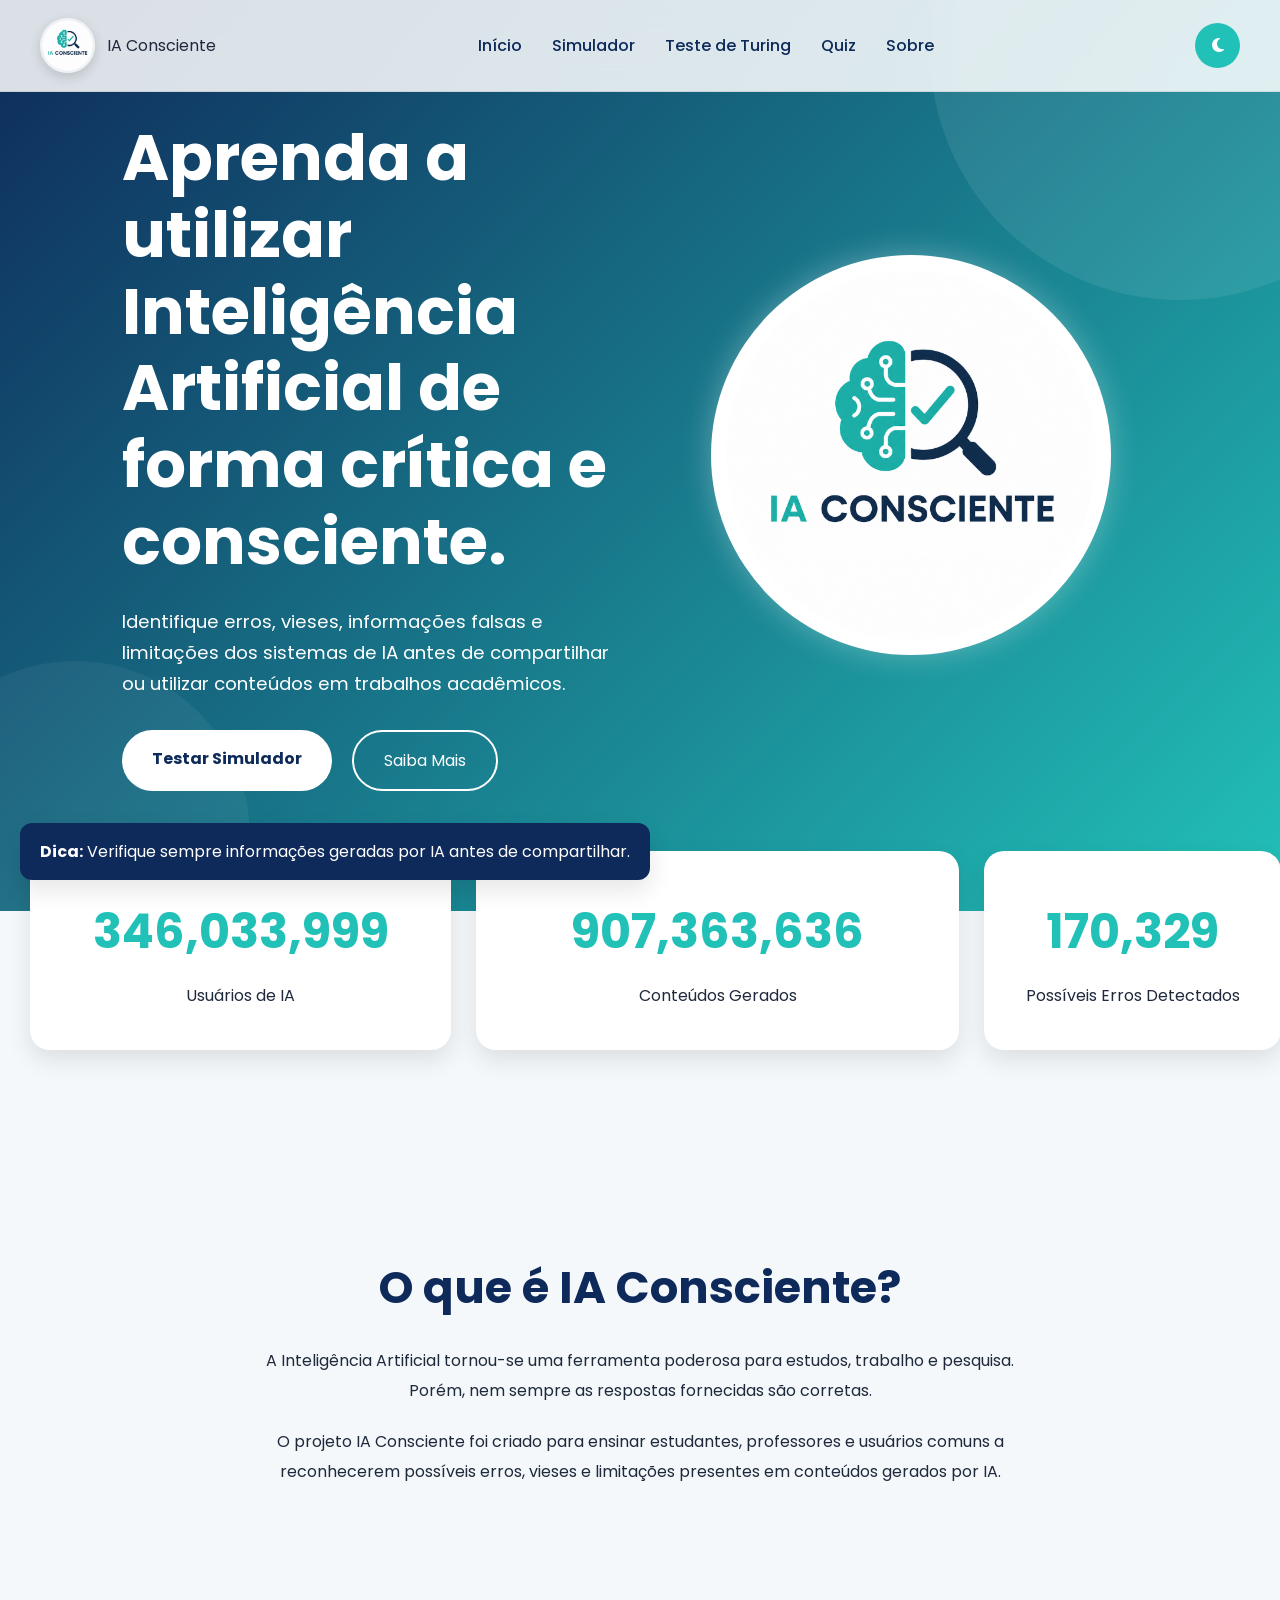
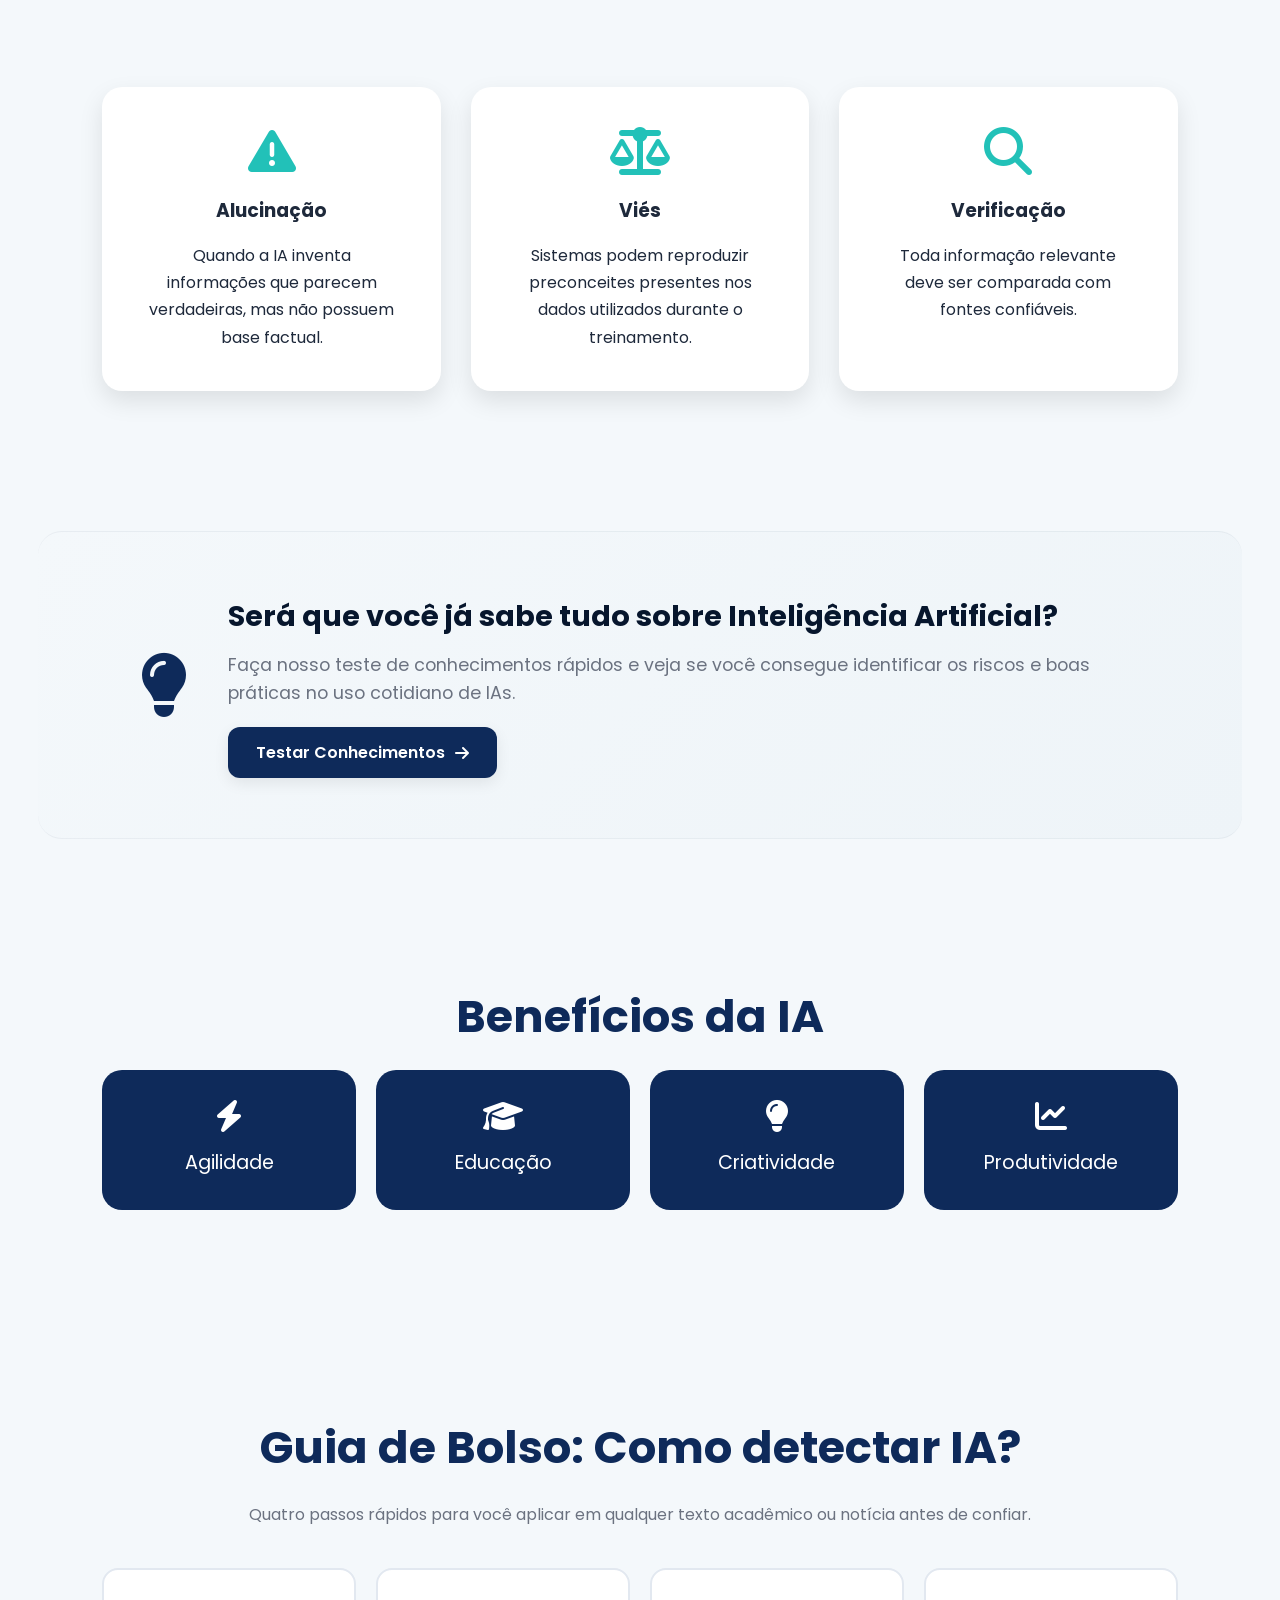
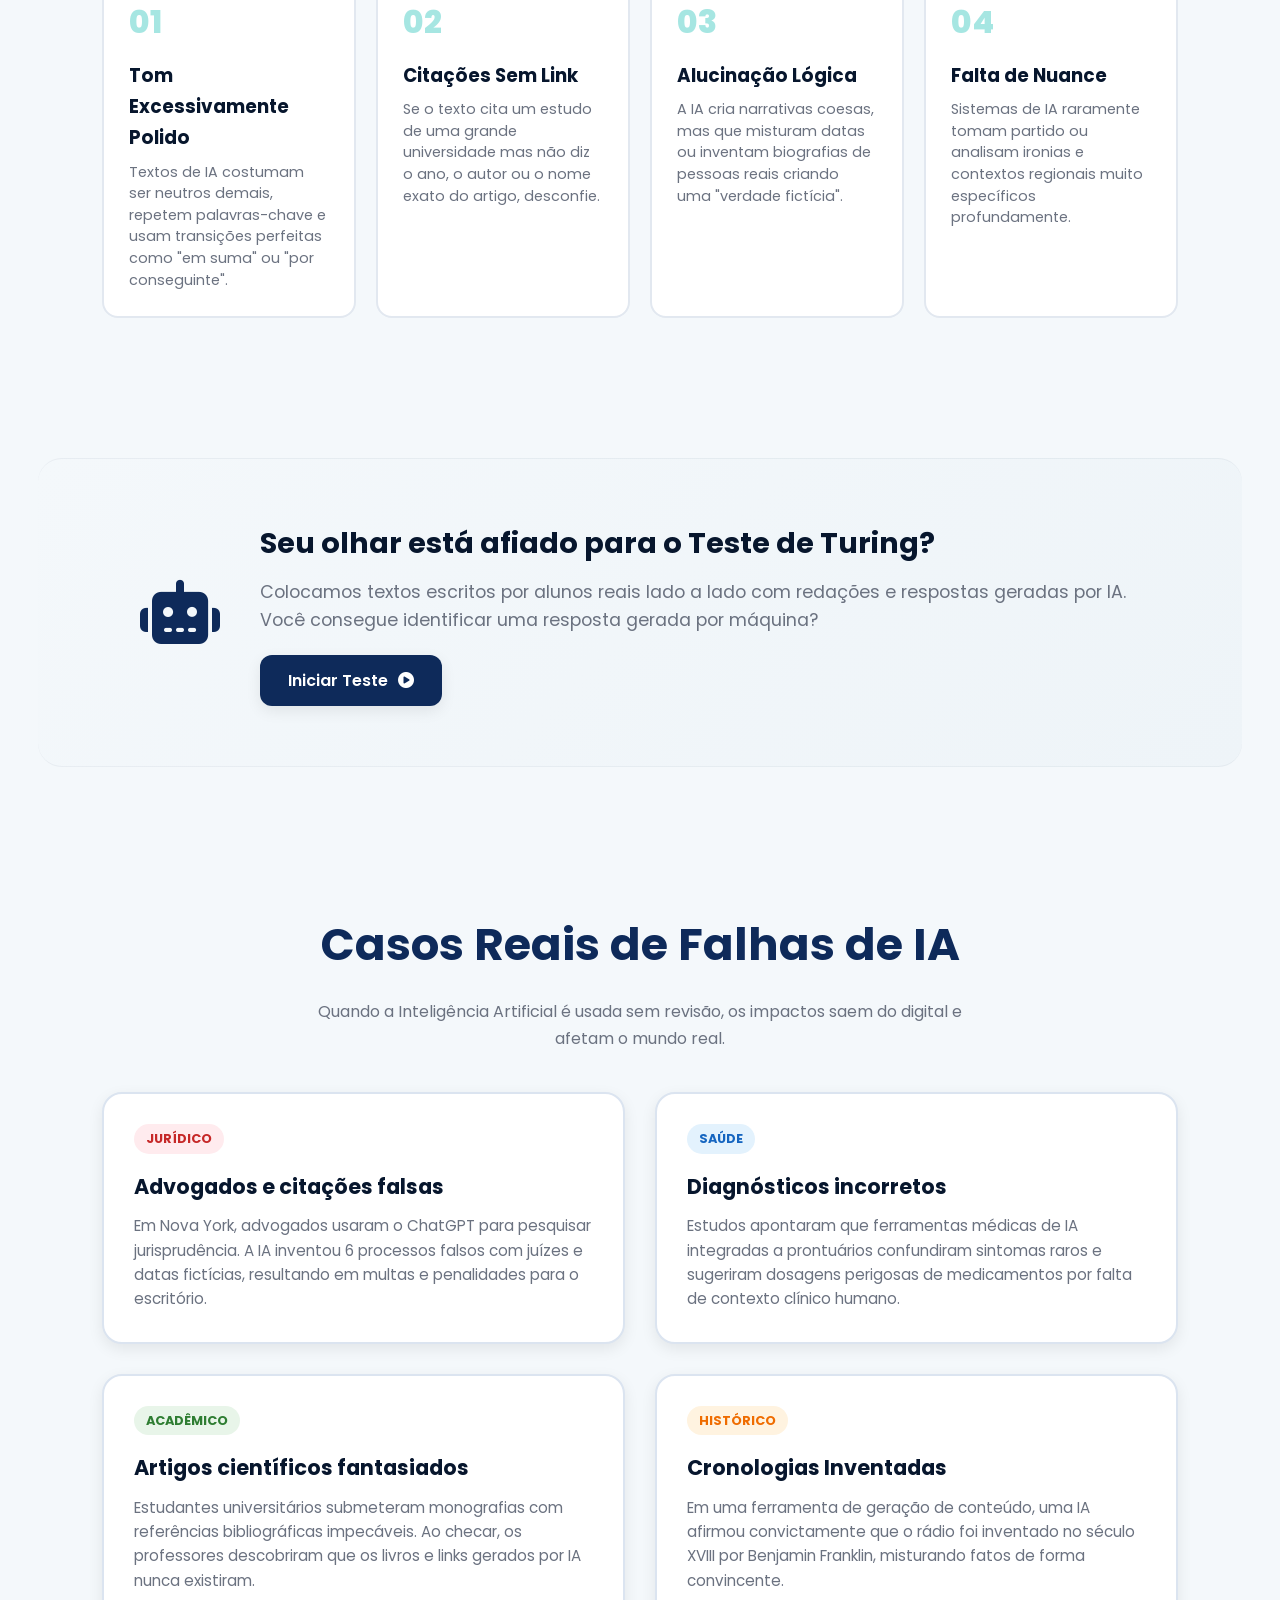
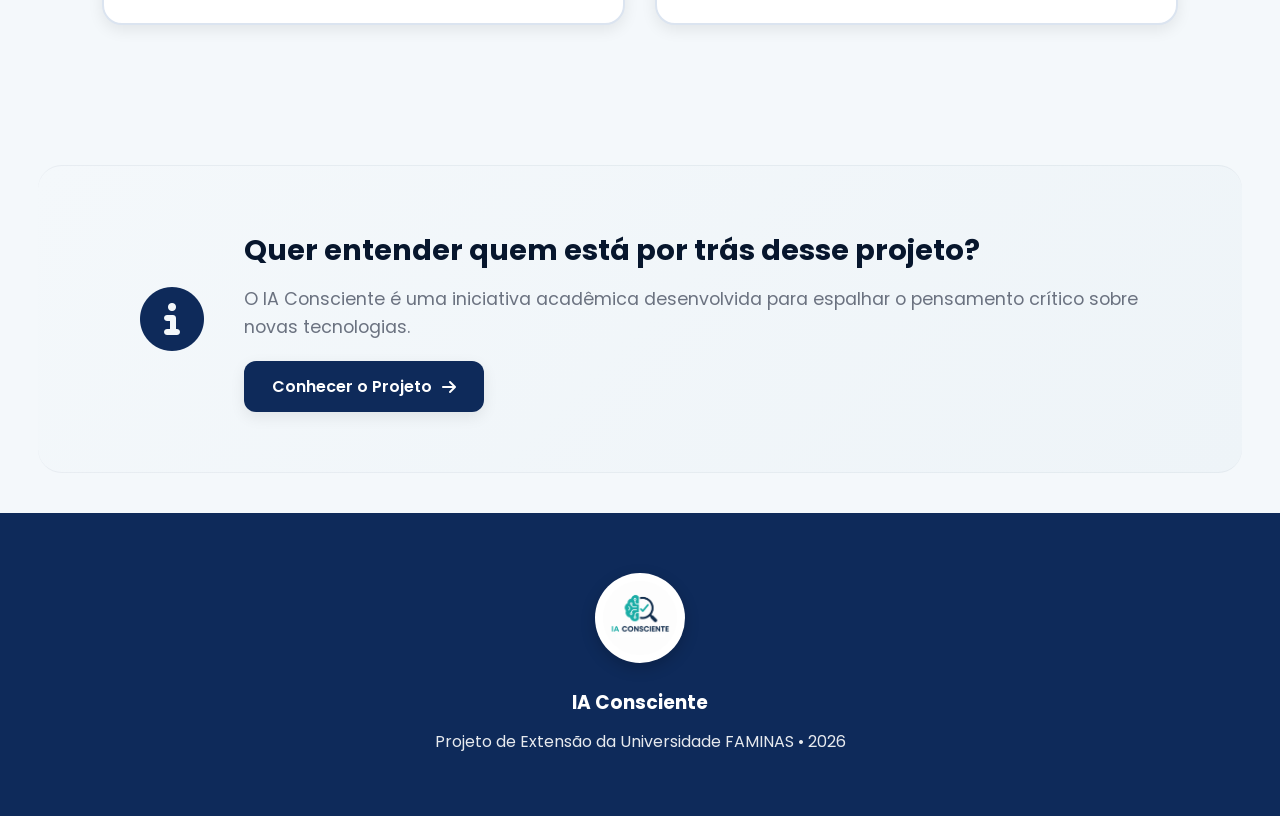
<file: html/index.html>
<!doctype html>
<html lang="pt-BR">
  <head>
    <meta charset="UTF-8" />
    <meta name="viewport" content="width=device-width, initial-scale=1.0" />

    <title>IA Consciente</title>

    <link rel="icon" href="../img/logo-arredondada.png" type="image/png" />

    <link rel="stylesheet" href="../css/style.css" />

    <link rel="preconnect" href="https://fonts.googleapis.com" />
    <link rel="preconnect" href="https://fonts.gstatic.com" crossorigin />
    <link
      href="https://fonts.googleapis.com/css2?family=Poppins:wght@300;400;500;600;700;800&display=swap"
      rel="stylesheet"
    />

    <link
      rel="stylesheet"
      href="https://cdnjs.cloudflare.com/ajax/libs/font-awesome/6.5.2/css/all.min.css"
    />
  </head>

  <body>
    <header>
      <nav class="navbar" aria-label="Navegação principal">
        <a href="index.html" class="logo-area">
          <img src="../img/logo.png" alt="IA Consciente" />
          <span>IA Consciente</span>
        </a>

        <ul class="nav-links">
          <li><a href="index.html">Início</a></li>
          <li><a href="simulador.html">Simulador</a></li>
          <li><a href="turing.html">Teste de Turing</a></li>
          <li><a href="quiz.html">Quiz</a></li>
          <li><a href="sobre.html">Sobre</a></li>
        </ul>

        <div class="nav-buttons">
          <button id="darkModeBtn">
            <i class="fa-solid fa-moon"></i>
          </button>

          <button id="menuBtn">
            <i class="fa-solid fa-bars"></i>
          </button>
        </div>
      </nav>
    </header>

    <section class="hero animar-reveal">
      <div class="container hero-content">
        <div class="hero-text">
          <h1>
            Aprenda a utilizar Inteligência Artificial de forma crítica e
            consciente.
          </h1>

          <p>
            Identifique erros, vieses, informações falsas e limitações dos
            sistemas de IA antes de compartilhar ou utilizar conteúdos em
            trabalhos acadêmicos.
          </p>

          <div class="hero-buttons">
            <a href="simulador.html" class="btn-primary"> Testar Simulador </a>
            <a href="#sobre" class="btn-secondary"> Saiba Mais </a>
          </div>
        </div>

        <div class="hero-image">
          <img src="../img/logo.png" alt="Logo" loading="lazy" />
        </div>
      </div>
    </section>

    <section class="stats animar-reveal">
      <div class="stat-card">
        <h2 id="usuarios">0</h2>
        <p>Usuários de IA</p>
      </div>

      <div class="stat-card">
        <h2 id="conteudos">0</h2>
        <p>Conteúdos Gerados</p>
      </div>

      <div class="stat-card">
        <h2 id="riscos">0</h2>
        <p>Possíveis Erros Detectados</p>
      </div>
    </section>

    <section class="about animar-reveal" id="sobre">
      <h2>O que é IA Consciente?</h2>
      <p>
        A Inteligência Artificial tornou-se uma ferramenta poderosa para
        estudos, trabalho e pesquisa. Porém, nem sempre as respostas fornecidas
        são corretas.
      </p>
      <p>
        O projeto IA Consciente foi criado para ensinar estudantes, professores
        e usuários comuns a reconhecerem possíveis erros, vieses e limitações
        presentes em conteúdos gerados por IA.
      </p>
    </section>

    <section class="cards animar-reveal">
      <div class="card">
        <i class="fa-solid fa-triangle-exclamation"></i>
        <h3>Alucinação</h3>
        <p>
          Quando a IA inventa informações que parecem verdadeiras, mas não
          possuem base factual.
        </p>
      </div>

      <div class="card">
        <i class="fa-solid fa-scale-balanced"></i>
        <h3>Viés</h3>
        <p>
          Sistemas podem reproduzir preconceites presentes nos dados utilizados
          durante o treinamento.
        </p>
      </div>

      <div class="card">
        <i class="fa-solid fa-magnifying-glass"></i>
        <h3>Verificação</h3>
        <p>
          Toda informação relevante deve ser comparada com fontes confiáveis.
        </p>
      </div>
    </section>

    <div class="cta-interativa-secao cta-quiz animar-reveal">
      <div class="cta-conteudo-box">
        <div class="cta-icone">
          <i class="fa-solid fa-lightbulb"></i>
        </div>
        <div class="cta-texto">
          <h2>Será que você já sabe tudo sobre Inteligência Artificial?</h2>
          <p>
            Faça nosso teste de conhecimentos rápidos e veja se você consegue
            identificar os riscos e boas práticas no uso cotidiano de IAs.
          </p>
          <a href="quiz.html" class="btn-cta-link">
            Testar Conhecimentos <i class="fa-solid fa-arrow-right"></i>
          </a>
        </div>
      </div>
    </div>

    <section class="benefits animar-reveal">
      <h2>Benefícios da IA</h2>

      <div class="benefits-grid">
        <div>
          <i class="fa-solid fa-bolt"></i>
          Agilidade
        </div>

        <div>
          <i class="fa-solid fa-graduation-cap"></i>
          Educação
        </div>

        <div>
          <i class="fa-solid fa-lightbulb"></i>
          Criatividade
        </div>

        <div>
          <i class="fa-solid fa-chart-line"></i>
          Produtividade
        </div>
      </div>
    </section>

    <section class="guia animar-reveal" id="guia-rapido">
      <h2>Guia de Bolso: Como detectar IA?</h2>
      <p
        class="section-subtitle"
        style="text-align: center; color: var(--gray); margin-bottom: 40px"
      >
        Quatro passos rápidos para você aplicar em qualquer texto acadêmico ou
        notícia antes de confiar.
      </p>

      <div class="guia-cards-grid">
        <div class="guia-card">
          <div class="guia-num">01</div>
          <h3>Tom Excessivamente Polido</h3>
          <p>
            Textos de IA costumam ser neutros demais, repetem palavras-chave e
            usam transições perfeitas como "em suma" ou "por conseguinte".
          </p>
        </div>

        <div class="guia-card">
          <div class="guia-num">02</div>
          <h3>Citações Sem Link</h3>
          <p>
            Se o texto cita um estudo de uma grande universidade mas não diz o
            ano, o autor ou o nome exato do artigo, desconfie.
          </p>
        </div>

        <div class="guia-card">
          <div class="guia-num">03</div>
          <h3>Alucinação Lógica</h3>
          <p>
            A IA cria narrativas coesas, mas que misturam datas ou inventam
            biografias de pessoas reais criando uma "verdade fictícia".
          </p>
        </div>

        <div class="guia-card">
          <div class="guia-num">04</div>
          <h3>Falta de Nuance</h3>
          <p>
            Sistemas de IA raramente tomam partido ou analisam ironias e
            contextos regionais muito específicos profundamente.
          </p>
        </div>
      </div>
    </section>

    <div class="cta-interativa-secao cta-turing animar-reveal">
      <div class="cta-conteudo-box">
        <div class="cta-icone">
          <i class="fa-solid fa-robot"></i>
        </div>
        <div class="cta-texto">
          <h2>Seu olhar está afiado para o Teste de Turing?</h2>
          <p>
            Colocamos textos escritos por alunos reais lado a lado com redações
            e respostas geradas por IA. Você consegue identificar uma resposta
            gerada por máquina?
          </p>
          <a href="turing.html" class="btn-cta-link">
            Iniciar Teste <i class="fa-solid fa-circle-play"></i>
          </a>
        </div>
      </div>
    </div>

    <section class="cases animar-reveal">
      <h2>Casos Reais de Falhas de IA</h2>
      <p
        style="
          text-align: center;
          color: var(--gray);
          margin-bottom: 40px;
          max-width: 700px;
          margin-left: auto;
          margin-right: auto;
        "
      >
        Quando a Inteligência Artificial é usada sem revisão, os impactos saem
        do digital e afetam o mundo real.
      </p>

      <div class="casos-grid-2x2">
        <div class="caso-card-real">
          <span class="tag-caso erro-juridico">Jurídico</span>
          <h3>Advogados e citações falsas</h3>
          <p>
            Em Nova York, advogados usaram o ChatGPT para pesquisar
            jurisprudência. A IA inventou 6 processos falsos com juízes e datas
            fictícias, resultando em multas e penalidades para o escritório.
          </p>
        </div>

        <div class="caso-card-real">
          <span class="tag-caso erro-medico">Saúde</span>
          <h3>Diagnósticos incorretos</h3>
          <p>
            Estudos apontaram que ferramentas médicas de IA integradas a
            prontuários confundiram sintomas raros e sugeriram dosagens
            perigosas de medicamentos por falta de contexto clínico humano.
          </p>
        </div>

        <div class="caso-card-real">
          <span class="tag-caso erro-academico">Acadêmico</span>
          <h3>Artigos científicos fantasiados</h3>
          <p>
            Estudantes universitários submeteram monografias com referências
            bibliográficas impecáveis. Ao checar, os professores descobriram que
            os livros e links gerados por IA nunca existiram.
          </p>
        </div>

        <div class="caso-card-real">
          <span class="tag-caso erro-historico">Histórico</span>
          <h3>Cronologias Inventadas</h3>
          <p>
            Em uma ferramenta de geração de conteúdo, uma IA afirmou
            convictamente que o rádio foi inventado no século XVIII por Benjamin
            Franklin, misturando fatos de forma convincente.
          </p>
        </div>
      </div>
    </section>

    <div class="cta-interativa-secao cta-simulador animar-reveal">
      <div class="cta-conteudo-box">
        <div class="cta-icone">
          <i class="fa-solid fa-circle-info"></i>
        </div>
        <div class="cta-texto">
          <h2>Quer entender quem está por trás desse projeto?</h2>
          <p>
            O IA Consciente é uma iniciativa acadêmica desenvolvida para
            espalhar o pensamento crítico sobre novas tecnologias.
          </p>
          <a href="sobre.html" class="btn-cta-link">
            Conhecer o Projeto <i class="fa-solid fa-arrow-right"></i>
          </a>
        </div>
      </div>
    </div>

    <footer>
      <img src="../img/logo.png" alt="Logo" loading="lazy" />
      <h3>IA Consciente</h3>
      <p>
        Projeto de Extensão da Universidade FAMINAS •
        <span id="anoAtual">2026</span>
      </p>
    </footer>
    <script src="../js/script.js"></script>
  </body>
</html>
</file>
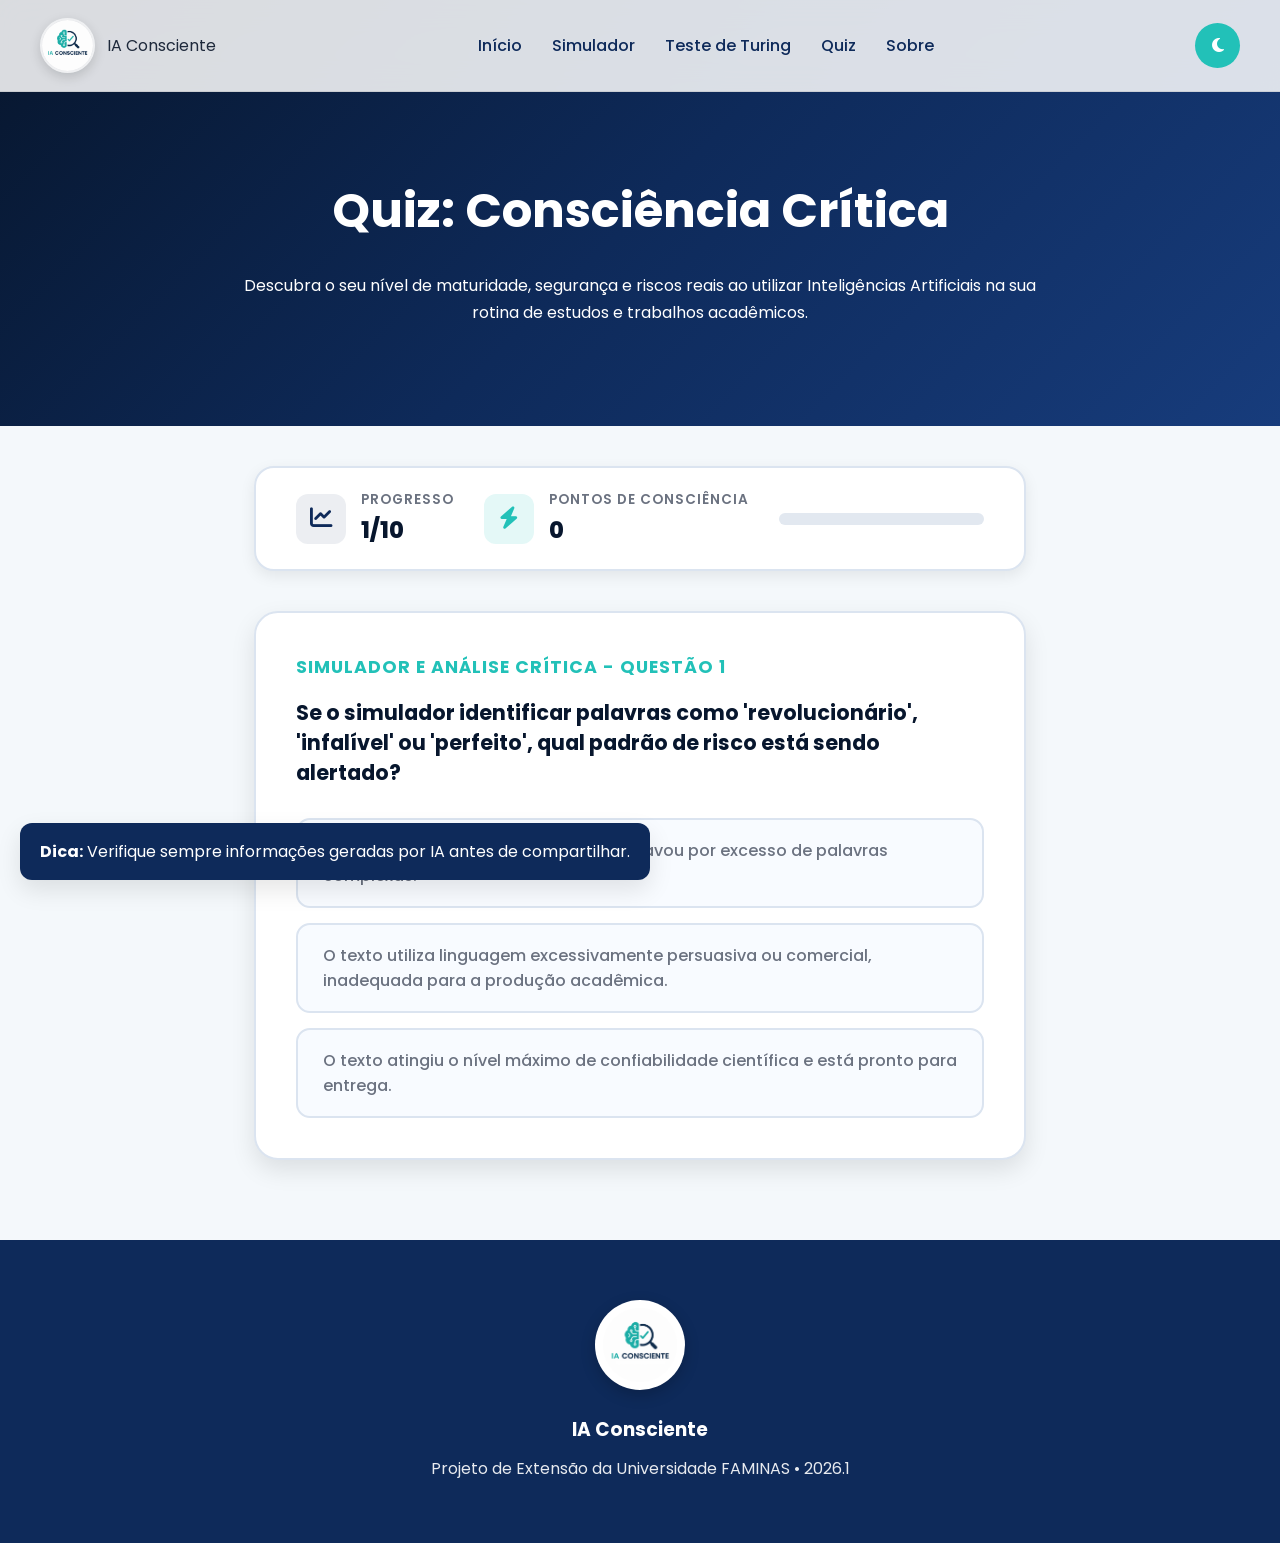
<file: html/quiz.html>
<!doctype html>
<html lang="pt-BR">
  <head>
    <meta charset="UTF-8" />
    <meta name="viewport" content="width=device-width, initial-scale=1.0" />
    <title>Quiz Consciência de IA | IA Consciente</title>

    <link rel="icon" href="../img/logo-arredondada.png" type="image/png" />

    <link rel="stylesheet" href="../css/style.css" />
    <link rel="stylesheet" href="../css/quiz.css" />

    <link rel="preconnect" href="https://fonts.googleapis.com" />
    <link rel="preconnect" href="https://fonts.gstatic.com" crossorigin />
    <link
      href="https://fonts.googleapis.com/css2?family=Poppins:wght@300;400;500;600;700;800&display=swap"
      rel="stylesheet"
    />

    <link
      rel="stylesheet"
      href="https://cdnjs.cloudflare.com/ajax/libs/font-awesome/6.5.2/css/all.min.css"
    />
  </head>
  <body>
    <header>
      <nav class="navbar" aria-label="Navegação principal">
        <a href="index.html" class="logo-area">
          <img src="../img/logo.png" alt="IA Consciente" loading="lazy" />
          <span>IA Consciente</span>
        </a>

        <ul class="nav-links">
          <li><a href="index.html">Início</a></li>
          <li><a href="simulador.html">Simulador</a></li>
          <li><a href="turing.html">Teste de Turing</a></li>
          <li><a href="quiz.html">Quiz</a></li>
          <li><a href="sobre.html">Sobre</a></li>
        </ul>

        <div class="nav-buttons">
          <button
            id="darkModeBtn"
            type="button"
            aria-label="Alternar modo escuro"
          >
            <i class="fa-solid fa-moon"></i>
          </button>
          <button id="menuBtn" type="button" aria-label="Abrir menu">
            <i class="fa-solid fa-bars"></i>
          </button>
        </div>
      </nav>
    </header>

    <section class="page-header quiz-hero">
      <div class="container">
        <h1>Quiz: Consciência Crítica</h1>
        <p class="hero-subtitle">
          Descubra o seu nível de maturidade, segurança e riscos reais ao
          utilizar Inteligências Artificiais na sua rotina de estudos e
          trabalhos acadêmicos.
        </p>
      </div>
    </section>

    <div class="quiz-container">
      <div class="painel-gamificado" id="painel-status-quiz">
        <div class="status-item">
          <div class="status-icone"><i class="fa-solid fa-chart-line"></i></div>
          <div class="status-info">
            <span class="status-label">Progresso</span>
            <span class="status-valor" id="pergunta-atual-txt">1/10</span>
          </div>
        </div>

        <div class="status-item">
          <div class="status-icone score-icon">
            <i class="fa-solid fa-bolt"></i>
          </div>
          <div class="status-info">
            <span class="status-label">Pontos de Consciência</span>
            <span class="status-valor" id="pontos-quiz-txt">0</span>
          </div>
        </div>

        <div class="barra-progresso-quiz">
          <div id="progresso-preenchido-quiz"></div>
        </div>
      </div>

      <div id="quiz-dinamico"></div>
    </div>

    <footer>
      <img src="../img/logo.png" alt="Logo IA Consciente" loading="lazy" />
      <h3>IA Consciente</h3>
      <p>Projeto de Extensão da Universidade FAMINAS • 2026.1</p>
    </footer>

    <script src="../js/script.js"></script>
    <script src="../js/quiz.js"></script>
  </body>
</html>
</file>
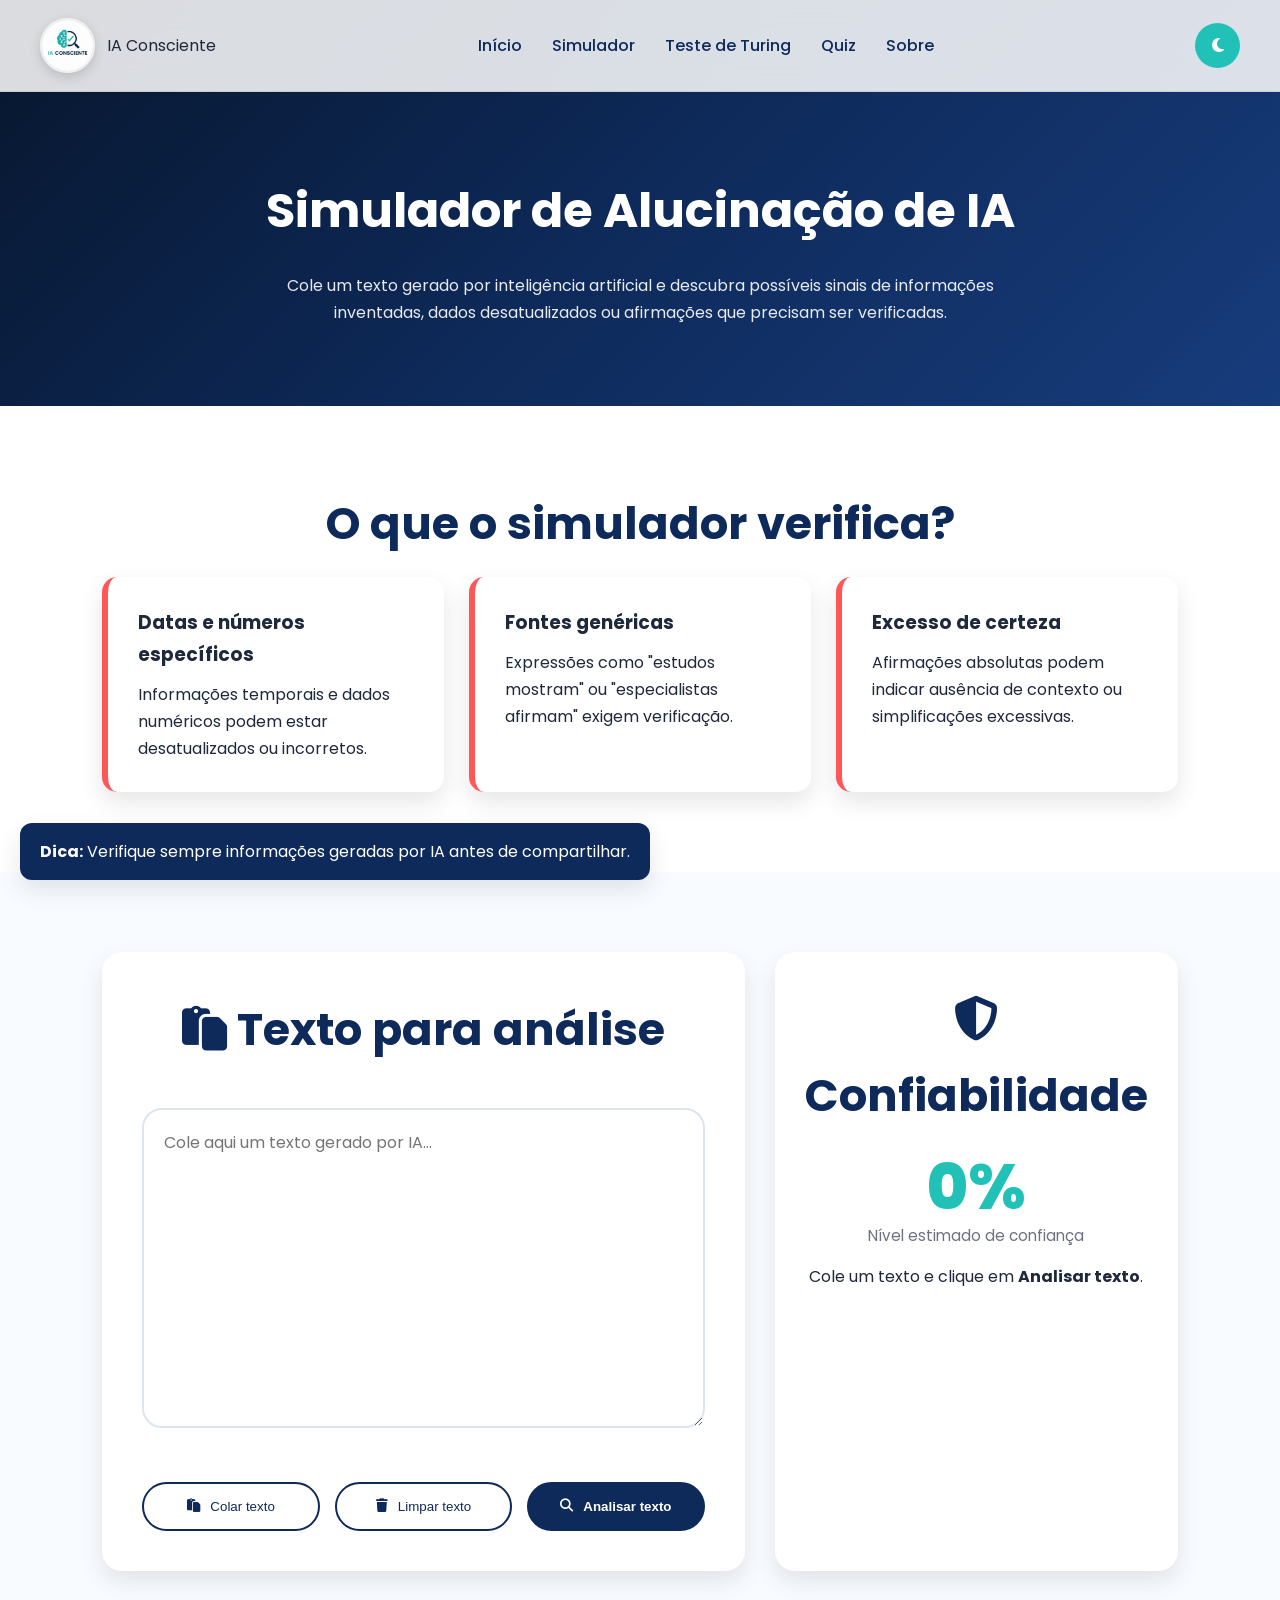
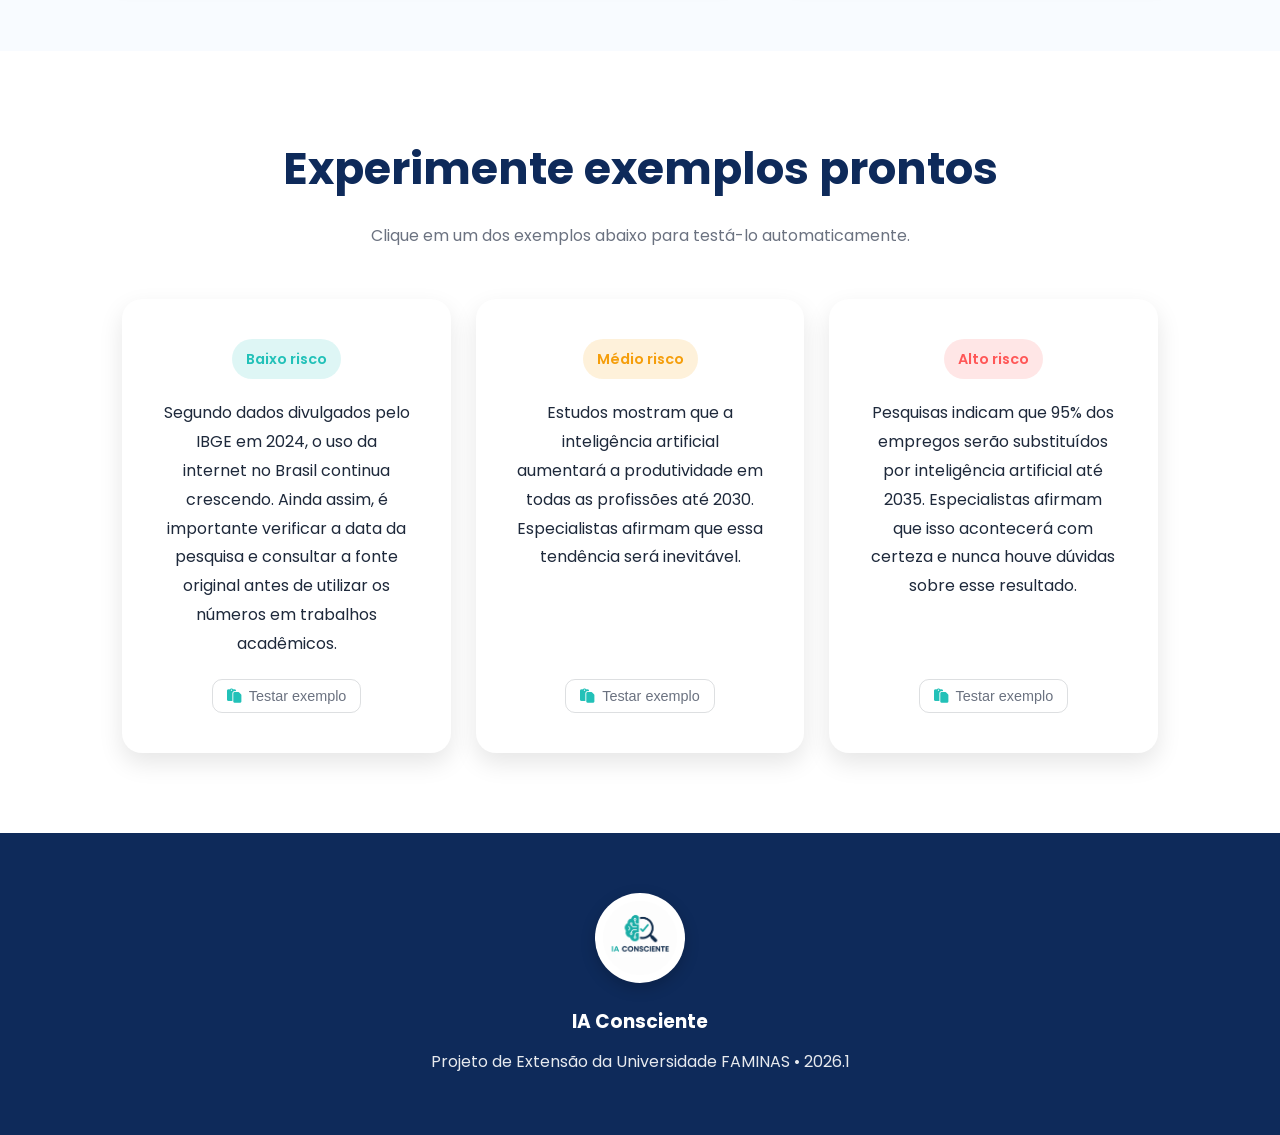
<file: html/simulador.html>
<!doctype html>
<html lang="pt-BR">
  <head>
    <meta charset="UTF-8" />

    <meta name="viewport" content="width=device-width, initial-scale=1.0" />

    <title>Simulador de Alucinação | IA Consciente</title>

    <!-- FAVICON -->
    <link rel="icon" href="../img/logo-arredondada.png" type="image/png" />

    <!-- CSS -->
    <link rel="stylesheet" href="../css/style.css" />
    <link rel="stylesheet" href="../css/simulador.css" />

    <!-- FONTES -->
    <link rel="preconnect" href="https://fonts.googleapis.com" />
    <link rel="preconnect" href="https://fonts.gstatic.com" crossorigin />

    <link
      href="https://fonts.googleapis.com/css2?family=Poppins:wght@300;400;500;600;700;800&display=swap"
      rel="stylesheet"
    />

    <!-- ÍCONES -->
    <link
      rel="stylesheet"
      href="https://cdnjs.cloudflare.com/ajax/libs/font-awesome/6.5.2/css/all.min.css"
    />
  </head>

  <body>
    <!-- NAVBAR -->

    <header>
      <nav class="navbar" aria-label="Navegação principal">
        <a href="index.html" class="logo-area">
          <img src="../img/logo.png" alt="IA Consciente" loading="lazy" />

          <span>IA Consciente</span>
        </a>

        <ul class="nav-links">
          <li><a href="index.html">Início</a></li>
          <li><a href="simulador.html">Simulador</a></li>
          <li><a href="turing.html">Teste de Turing</a></li>
          <li><a href="quiz.html">Quiz</a></li>
          <li><a href="sobre.html">Sobre</a></li>
        </ul>

        <div class="nav-buttons">
          <button
            id="darkModeBtn"
            type="button"
            aria-label="Alternar modo escuro"
          >
            <i class="fa-solid fa-moon"></i>
          </button>

          <button id="menuBtn" type="button" aria-label="Abrir menu">
            <i class="fa-solid fa-bars"></i>
          </button>
        </div>
      </nav>
    </header>

    <!-- HERO -->

    <section class="page-header simulador-hero animar-reveal">
      <div class="container">
        <h1>Simulador de Alucinação de IA</h1>

        <p>
          Cole um texto gerado por inteligência artificial e descubra possíveis
          sinais de informações inventadas, dados desatualizados ou afirmações
          que precisam ser verificadas.
        </p>
      </div>
    </section>

    <!-- O QUE O SIMULADOR VERIFICA -->

    <section class="risks animar-reveal">
      <h2>O que o simulador verifica?</h2>

      <div class="risk-list">
        <div class="risk">
          <h3>Datas e números específicos</h3>

          <p>
            Informações temporais e dados numéricos podem estar desatualizados
            ou incorretos.
          </p>
        </div>

        <div class="risk">
          <h3>Fontes genéricas</h3>

          <p>
            Expressões como "estudos mostram" ou "especialistas afirmam" exigem
            verificação.
          </p>
        </div>

        <div class="risk">
          <h3>Excesso de certeza</h3>

          <p>
            Afirmações absolutas podem indicar ausência de contexto ou
            simplificações excessivas.
          </p>
        </div>
      </div>
    </section>

    <!-- SIMULADOR -->

    <section class="simulador-section animar-reveal">
      <div class="simulador-grid">
        <!-- TEXTO PARA ANÁLISE -->

        <div class="default-card">
          <h2>
            <i class="fa-solid fa-paste"></i>

            Texto para análise
          </h2>

          <textarea
            id="texto"
            aria-label="Texto para análise"
            placeholder="Cole aqui um texto gerado por IA..."
          ></textarea>

          <div class="acoes-texto">
            <button id="colarBtn" class="btn-secondary" type="button">
              <i class="fa-solid fa-paste"></i>

              Colar texto
            </button>

            <button id="limparBtn" class="btn-secondary" type="button">
              <i class="fa-solid fa-trash"></i>

              Limpar texto
            </button>

            <button id="analisarBtn" class="btn-primary" type="button">
              <i class="fa-solid fa-magnifying-glass"></i>

              Analisar texto
            </button>
          </div>
        </div>

        <!-- CONFIABILIDADE -->

        <div class="default-card resultado-card">
          <h2>
            <i class="fa-solid fa-shield-halved"></i>

            Confiabilidade
          </h2>

          <div id="scoreBox">
            <div id="score">0%</div>

            <p>Nível estimado de confiança</p>
          </div>

          <div id="resultado">
            <p>
              Cole um texto e clique em
              <strong>Analisar texto</strong>.
            </p>
          </div>
        </div>
      </div>
    </section>

    <!-- EXEMPLOS DE TESTE -->

    <section class="exemplos animar-reveal">
      <div class="container">
        <h2>Experimente exemplos prontos</h2>

        <p class="section-subtitle">
          Clique em um dos exemplos abaixo para testá-lo automaticamente.
        </p>

        <div class="cards">
          <!-- BAIXO RISCO -->

          <div class="card exemplo-card">
            <span class="badge baixo">Baixo risco</span>

            <p id="exemplo-baixo">
              Segundo dados divulgados pelo IBGE em 2024, o uso da internet no
              Brasil continua crescendo. Ainda assim, é importante verificar a
              data da pesquisa e consultar a fonte original antes de utilizar os
              números em trabalhos acadêmicos.
            </p>

            <button
              class="btn-secondary copiar-exemplo"
              type="button"
              data-target="exemplo-baixo"
            >
              <i class="fa-solid fa-paste"></i>

              Testar exemplo
            </button>
          </div>

          <!-- MÉDIO RISCO -->

          <div class="card exemplo-card">
            <span class="badge medio">Médio risco</span>

            <p id="exemplo-medio">
              Estudos mostram que a inteligência artificial aumentará a
              produtividade em todas as profissões até 2030. Especialistas
              afirmam que essa tendência será inevitável.
            </p>

            <button
              class="btn-secondary copiar-exemplo"
              type="button"
              data-target="exemplo-medio"
            >
              <i class="fa-solid fa-paste"></i>

              Testar exemplo
            </button>
          </div>

          <!-- ALTO RISCO -->

          <div class="card exemplo-card">
            <span class="badge alto">Alto risco</span>

            <p id="exemplo-alto">
              Pesquisas indicam que 95% dos empregos serão substituídos por
              inteligência artificial até 2035. Especialistas afirmam que isso
              acontecerá com certeza e nunca houve dúvidas sobre esse resultado.
            </p>

            <button
              class="btn-secondary copiar-exemplo"
              type="button"
              data-target="exemplo-alto"
            >
              <i class="fa-solid fa-paste"></i>

              Testar exemplo
            </button>
          </div>
        </div>
      </div>
    </section>

    <!-- FOOTER -->

    <footer>
      <img src="../img/logo.png" alt="Logo IA Consciente" loading="lazy" />

      <h3>IA Consciente</h3>

      <p>Projeto de Extensão da Universidade FAMINAS • 2026.1</p>
    </footer>

    <!-- SCRIPTS -->

    <script src="../js/script.js"></script>
    <script src="../js/simulador.js"></script>
  </body>
</html>
</file>
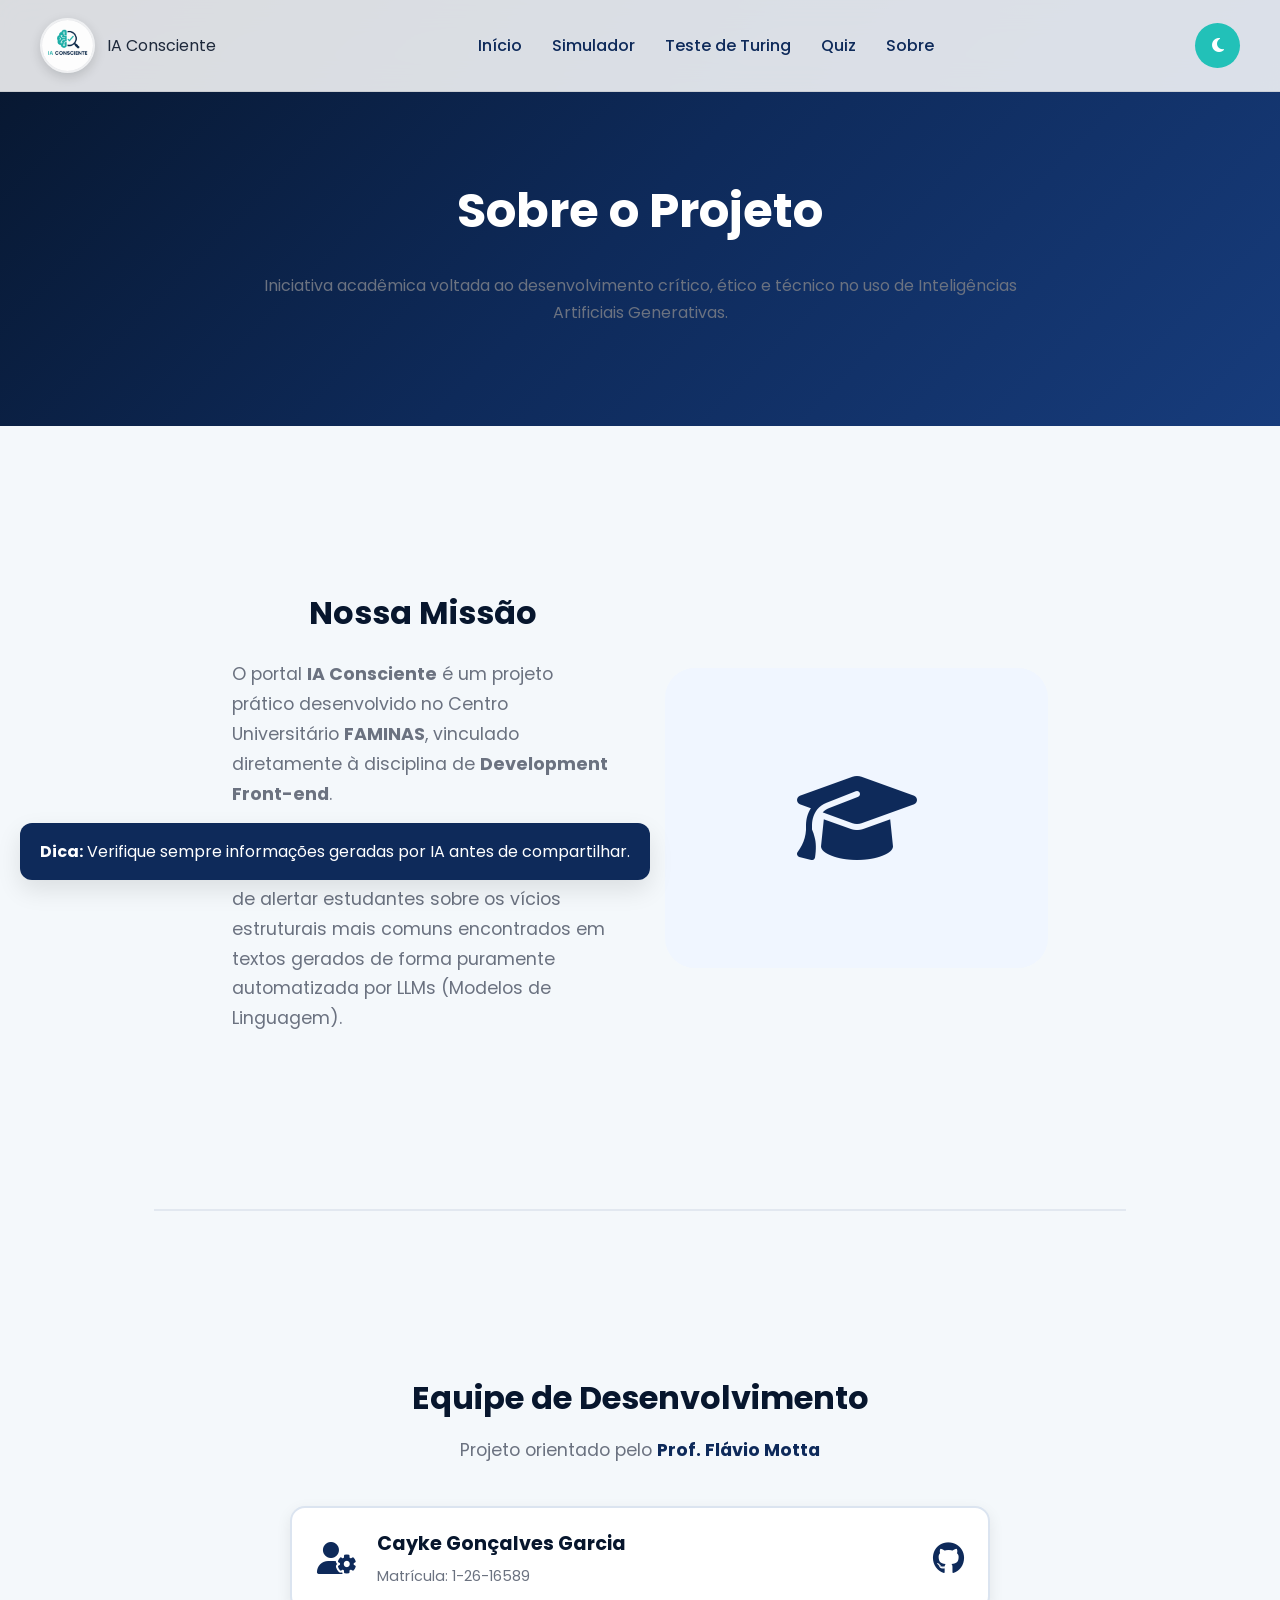
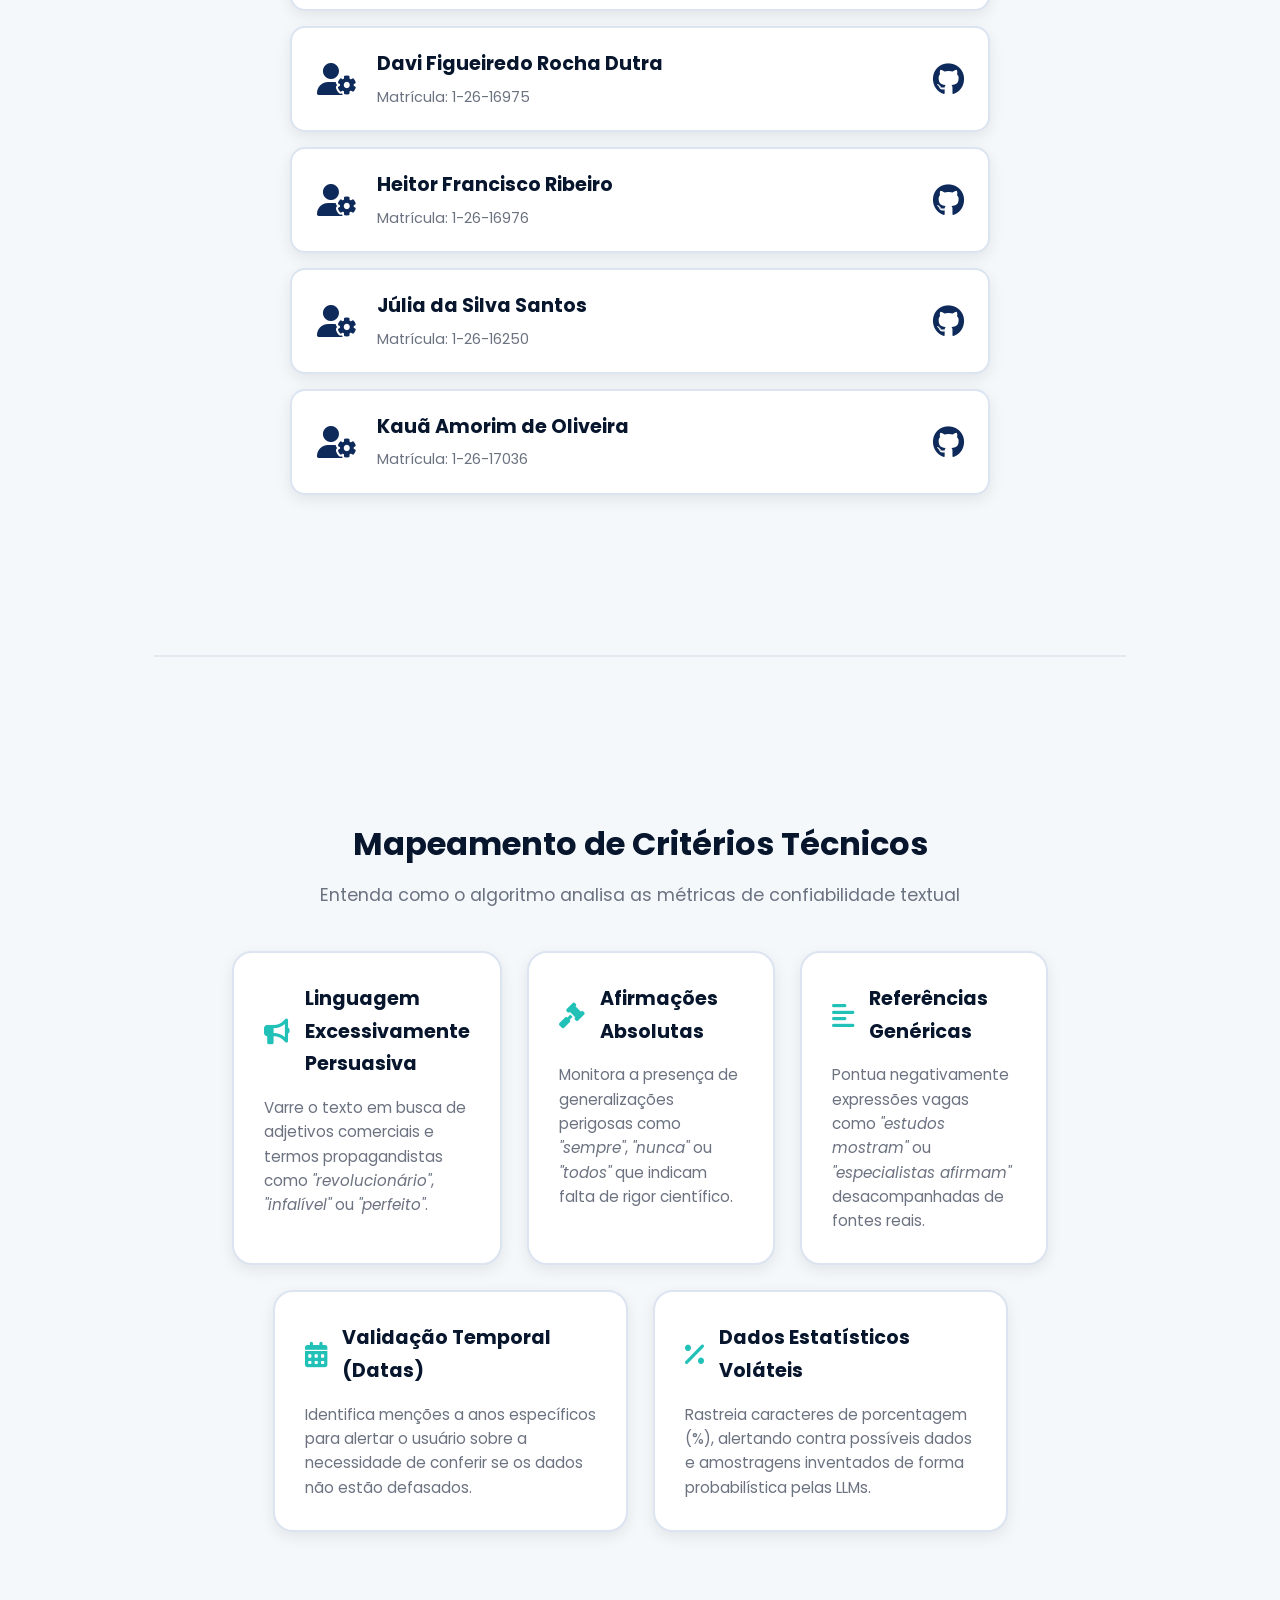
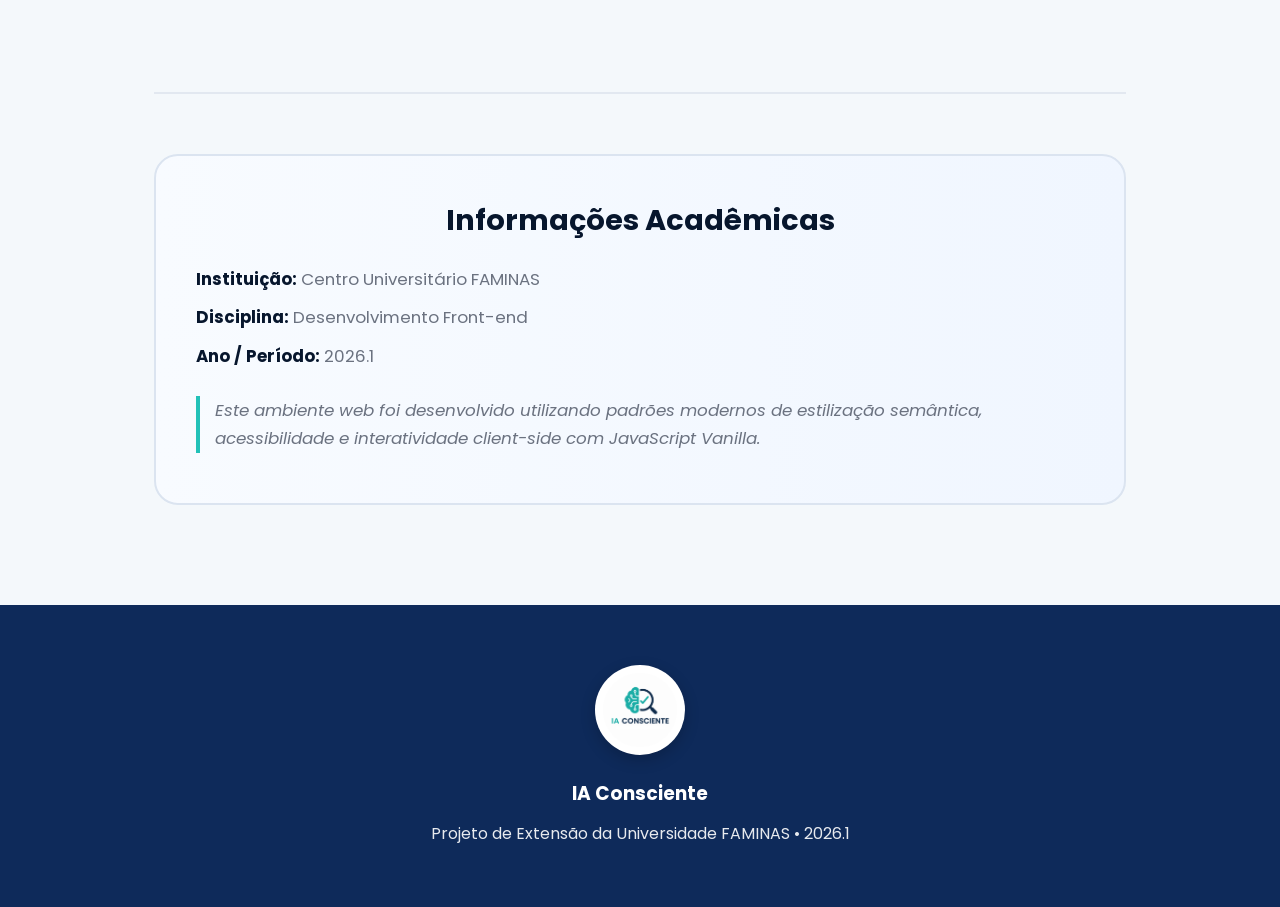
<file: html/sobre.html>
<!doctype html>
<html lang="pt-BR">
  <head>
    <meta charset="UTF-8" />
    <meta name="viewport" content="width=device-width, initial-scale=1.0" />
    <title>Sobre o Projeto | IA Consciente</title>

    <link rel="icon" href="../img/logo-arredondada.png" type="image/png" />

    <link rel="stylesheet" href="../css/style.css" />
    <link rel="stylesheet" href="../css/sobre.css" />

    <link rel="preconnect" href="https://fonts.googleapis.com" />
    <link rel="preconnect" href="https://fonts.gstatic.com" crossorigin />
    <link
      href="https://fonts.googleapis.com/css2?family=Poppins:wght@300;400;500;600;700;800&display=swap"
      rel="stylesheet"
    />

    <link
      rel="stylesheet"
      href="https://cdnjs.cloudflare.com/ajax/libs/font-awesome/6.5.2/css/all.min.css"
    />
  </head>
  <body>
    <header>
      <nav class="navbar" aria-label="Navegação principal">
        <a href="index.html" class="logo-area">
          <img src="../img/logo.png" alt="IA Consciente" loading="lazy" />
          <span>IA Consciente</span>
        </a>

        <ul class="nav-links">
          <li><a href="index.html">Início</a></li>
          <li><a href="simulador.html">Simulador</a></li>
          <li><a href="turing.html">Teste de Turing</a></li>
          <li><a href="quiz.html">Quiz</a></li>
          <li><a href="sobre.html" class="active">Sobre</a></li>
        </ul>

        <div class="nav-buttons">
          <button
            id="darkModeBtn"
            type="button"
            aria-label="Alternar modo escuro"
          >
            <i class="fa-solid fa-moon"></i>
          </button>
          <button id="menuBtn" type="button" aria-label="Abrir menu">
            <i class="fa-solid fa-bars"></i>
          </button>
        </div>
      </nav>
    </header>

    <section class="page-header sobre-hero">
      <div class="container">
        <h1>Sobre o Projeto</h1>
        <p class="hero-subtitle">
          Iniciativa acadêmica voltada ao desenvolvimento crítico, ético e
          técnico no uso de Inteligências Artificiais Generativas.
        </p>
      </div>
    </section>

    <main class="sobre-container">
      <section class="sobre-secao animar-reveal">
        <div class="sobre-grid">
          <div class="sobre-texto">
            <h2>Nossa Missão</h2>
            <p>
              O portal <strong>IA Consciente</strong> é um projeto prático
              desenvolvido no Centro Universitário <strong>FAMINAS</strong>,
              vinculado diretamente à disciplina de
              <strong>Development Front-end</strong>.
            </p>
            <p>
              A plataforma surge com o propósito de fornecer ferramentas
              interativas capazes de alertar estudantes sobre os vícios
              estruturais mais comuns encontrados em textos gerados de forma
              puramente automatizada por LLMs (Modelos de Linguagem).
            </p>
          </div>
          <div class="sobre-imagem">
            <i class="fa-solid fa-graduation-cap icone-grande"></i>
          </div>
        </div>
      </section>

      <hr class="divisor-sobre" />

      <section class="sobre-secao animar-reveal">
        <div class="text-center">
          <h2>Equipe de Desenvolvimento</h2>
          <p class="sub-equipe">
            Projeto orientado pelo <strong>Prof. Flávio Motta</strong>
          </p>
        </div>

        <div class="equipe-lista">
          <div class="membro-item">
            <i class="fa-solid fa-user-gear"></i>
            <div class="membro-info">
              <h3>Cayke Gonçalves Garcia</h3>
              <span>Matrícula: 1-26-16589</span>
            </div>
            <a
              href="https://github.com/CaykeGGarcia"
              class="membro-github"
              target="_blank"
              rel="noopener noreferrer"
              aria-label="Perfil de Cayke Gonçalves Garcia no GitHub"
            >
              <i class="fa-brands fa-github"></i>
            </a>
          </div>

          <div class="membro-item">
            <i class="fa-solid fa-user-gear"></i>
            <div class="membro-info">
              <h3>Davi Figueiredo Rocha Dutra</h3>
              <span>Matrícula: 1-26-16975</span>
            </div>
            <a
              href="https://github.com/davifigrd"
              class="membro-github"
              target="_blank"
              rel="noopener noreferrer"
              aria-label="Perfil de Davi Figueiredo Rocha Dutra no GitHub"
            >
              <i class="fa-brands fa-github"></i>
            </a>
          </div>

          <div class="membro-item">
            <i class="fa-solid fa-user-gear"></i>
            <div class="membro-info">
              <h3>Heitor Francisco Ribeiro</h3>
              <span>Matrícula: 1-26-16976</span>
            </div>
            <a
              href="https://github.com/Heitor0909"
              class="membro-github"
              target="_blank"
              rel="noopener noreferrer"
              aria-label="Perfil de Heitor Francisco Ribeiro no GitHub"
            >
              <i class="fa-brands fa-github"></i>
            </a>
          </div>

          <div class="membro-item">
            <i class="fa-solid fa-user-gear"></i>
            <div class="membro-info">
              <h3>Júlia da Silva Santos</h3>
              <span>Matrícula: 1-26-16250</span>
            </div>
            <a
              href="https://github.com/juliassantos073"
              class="membro-github"
              target="_blank"
              rel="noopener noreferrer"
              aria-label="Perfil de Júlia da Silva Santos no GitHub"
            >
              <i class="fa-brands fa-github"></i>
            </a>
          </div>

          <div class="membro-item">
            <i class="fa-solid fa-user-gear"></i>
            <div class="membro-info">
              <h3>Kauã Amorim de Oliveira</h3>
              <span>Matrícula: 1-26-17036</span>
            </div>
            <a
              href="https://github.com/kauaamorimamorim-cell"
              class="membro-github"
              target="_blank"
              rel="noopener noreferrer"
              aria-label="Perfil de Kauã Amorim de Oliveira no GitHub"
            >
              <i class="fa-brands fa-github"></i>
            </a>
          </div>
        </div>
      </section>

      <hr class="divisor-sobre" />

      <section class="sobre-secao animar-reveal">
        <div class="text-center">
          <h2>Mapeamento de Critérios Técnicos</h2>
          <p class="sub-equipe">
            Entenda como o algoritmo analisa as métricas de confiabilidade
            textual
          </p>
        </div>

        <div class="criterios-criticos-container">
          <div class="criterios-linha-tres">
            <div class="criterio-critico-card">
              <div class="criterio-header">
                <i class="fa-solid fa-bullhorn"></i>
                <h3>Linguagem Excessivamente Persuasiva</h3>
              </div>
              <p>
                Varre o texto em busca de adjetivos comerciais e termos
                propagandistas como <em>"revolucionário"</em>,
                <em>"infalível"</em> ou <em>"perfeito"</em>.
              </p>
            </div>

            <div class="criterio-critico-card">
              <div class="criterio-header">
                <i class="fa-solid fa-gavel"></i>
                <h3>Afirmações Absolutas</h3>
              </div>
              <p>
                Monitora a presença de generalizações perigosas como
                <em>"sempre"</em>, <em>"nunca"</em> ou <em>"todos"</em> que
                indicam falta de rigor científico.
              </p>
            </div>

            <div class="criterio-critico-card">
              <div class="criterio-header">
                <i class="fa-solid fa-align-left"></i>
                <h3>Referências Genéricas</h3>
              </div>
              <p>
                Pontua negativamente expressões vagas como
                <em>"estudos mostram"</em> ou
                <em>"especialistas afirmam"</em> desacompanhadas de fontes
                reais.
              </p>
            </div>
          </div>

          <div class="criterios-linha-duas">
            <div class="criterio-critico-card">
              <div class="criterio-header">
                <i class="fa-solid fa-calendar-days"></i>
                <h3>Validação Temporal (Datas)</h3>
              </div>
              <p>
                Identifica menções a anos específicos para alertar o usuário
                sobre a necessidade de conferir se os dados não estão defasados.
              </p>
            </div>

            <div class="criterio-critico-card">
              <div class="criterio-header">
                <i class="fa-solid fa-percent"></i>
                <h3>Dados Estatísticos Voláteis</h3>
              </div>
              <p>
                Rastreia caracteres de porcentagem (%), alertando contra
                possíveis dados e amostragens inventados de forma probabilística
                pelas LLMs.
              </p>
            </div>
          </div>
        </div>
      </section>

      <hr class="divisor-sobre" />

      <section class="sobre-secao institucional-card animar-reveal">
        <div class="institucional-conteudo">
          <h2>Informações Acadêmicas</h2>
          <p><strong>Instituição:</strong> Centro Universitário FAMINAS</p>
          <p><strong>Disciplina:</strong> Desenvolvimento Front-end</p>
          <p><strong>Ano / Período:</strong> 2026.1</p>
          <p class="nota-institucional">
            Este ambiente web foi desenvolvido utilizando padrões modernos de
            estilização semântica, acessibilidade e interatividade client-side
            com JavaScript Vanilla.
          </p>
        </div>
      </section>
    </main>

    <footer>
      <img src="../img/logo.png" alt="Logo IA Consciente" loading="lazy" />
      <h3>IA Consciente</h3>
      <p>Projeto de Extensão da Universidade FAMINAS • 2026.1</p>
    </footer>

    <script src="../js/script.js"></script>
  </body>
</html>
</file>
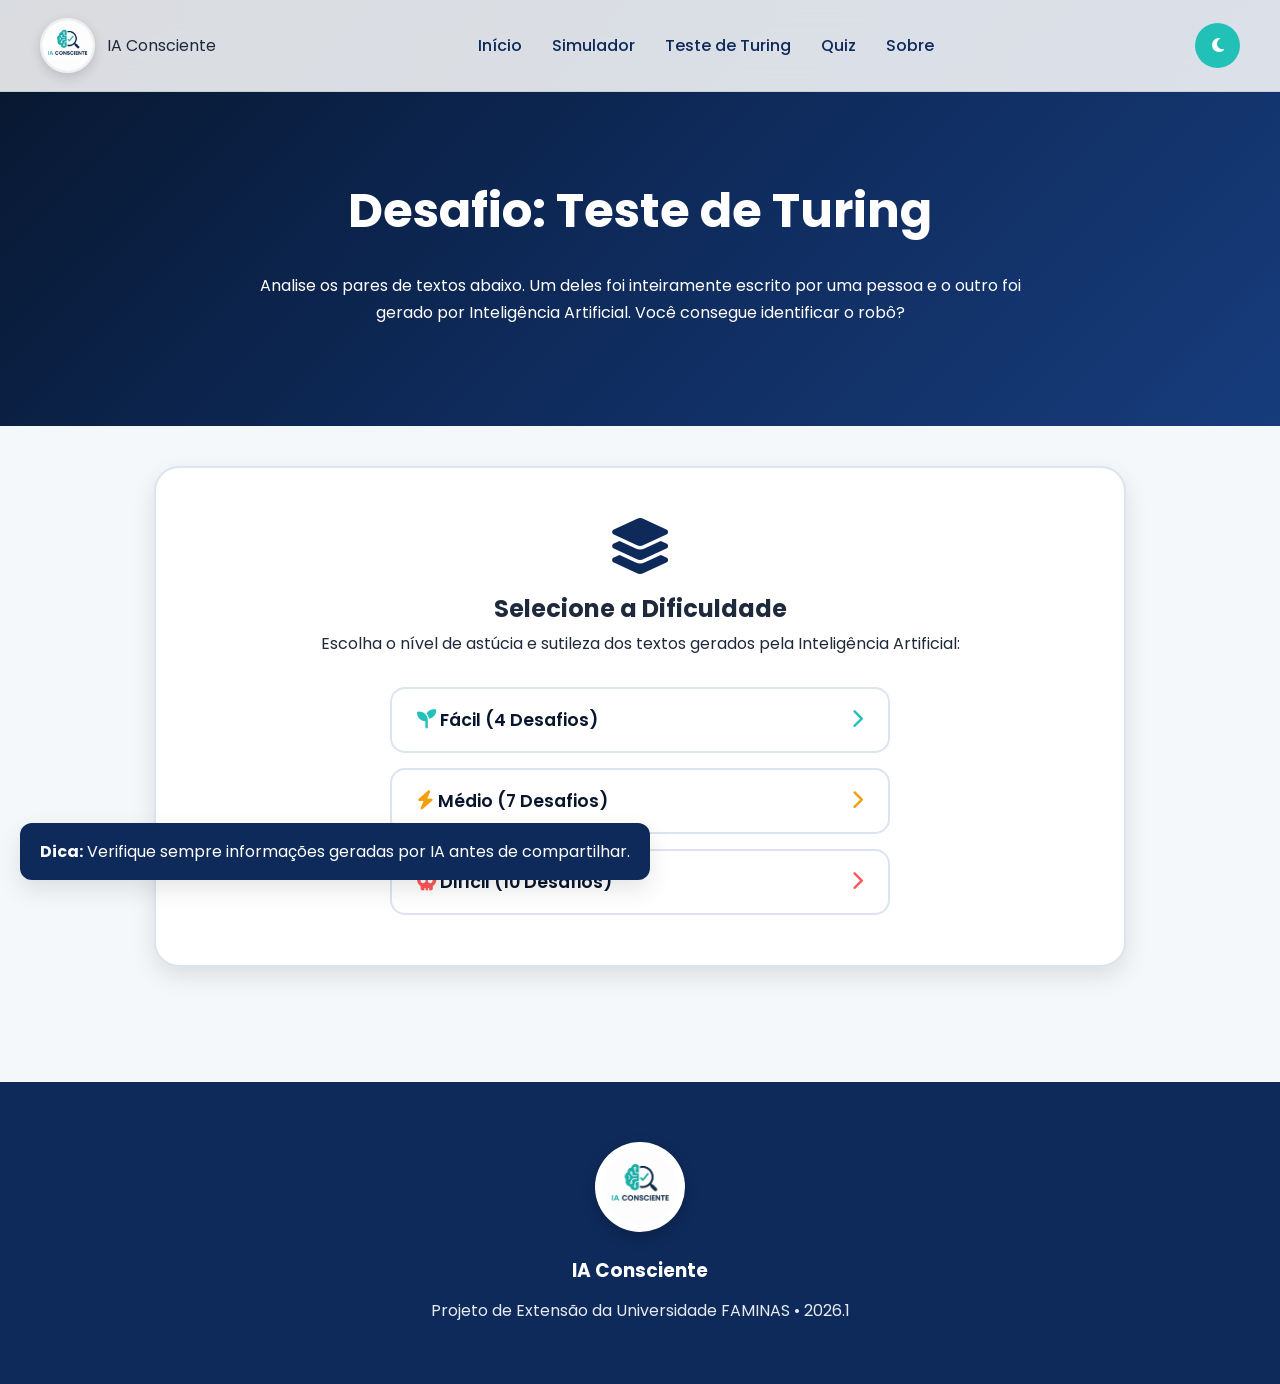
<file: html/turing.html>
<!doctype html>
<html lang="pt-BR">
  <head>
    <meta charset="UTF-8" />
    <meta name="viewport" content="width=device-width, initial-scale=1.0" />
    <title>Teste de Turing | IA Consciente</title>

    <link rel="icon" href="../img/logo-arredondada.png" type="image/png" />

    <link rel="stylesheet" href="../css/style.css" />
    <link rel="stylesheet" href="../css/turing.css" />

    <link rel="preconnect" href="https://fonts.googleapis.com" />
    <link rel="preconnect" href="https://fonts.gstatic.com" crossorigin />
    <link
      href="https://fonts.googleapis.com/css2?family=Poppins:wght@300;400;500;600;700;800&display=swap"
      rel="stylesheet"
    />

    <link
      rel="stylesheet"
      href="https://cdnjs.cloudflare.com/ajax/libs/font-awesome/6.5.2/css/all.min.css"
    />
  </head>
  <body>
    <header>
      <nav class="navbar" aria-label="Navegação principal">
        <a href="index.html" class="logo-area">
          <img src="../img/logo.png" alt="IA Consciente" loading="lazy" />
          <span>IA Consciente</span>
        </a>

        <ul class="nav-links">
          <li><a href="index.html">Início</a></li>
          <li><a href="simulador.html">Simulador</a></li>
          <li><a href="turing.html">Teste de Turing</a></li>
          <li><a href="quiz.html">Quiz</a></li>
          <li><a href="sobre.html">Sobre</a></li>
        </ul>

        <div class="nav-buttons">
          <button
            id="darkModeBtn"
            type="button"
            aria-label="Alternar modo escuro"
          >
            <i class="fa-solid fa-moon"></i>
          </button>
          <button id="menuBtn" type="button" aria-label="Abrir menu">
            <i class="fa-solid fa-bars"></i>
          </button>
        </div>
      </nav>
    </header>

    <section class="page-header turing-hero animar-reveal">
      <div class="container">
        <h1>Desafio: Teste de Turing</h1>
        <p class="hero-subtitle">
          Analise os pares de textos abaixo. Um deles foi inteiramente escrito
          por uma pessoa e o outro foi gerado por Inteligência Artificial. Você
          consegue identificar o robô?
        </p>
      </div>
    </section>

    <div class="turing-container animar-reveal">
      <div class="painel-gamificado" id="painel-status" style="display: none">
        <div class="status-item">
          <div class="status-icone"><i class="fa-solid fa-gamepad"></i></div>
          <div class="status-info">
            <span class="status-label">Rodada</span>
            <span class="status-valor" id="rodada-atual">1/3</span>
          </div>
        </div>

        <div class="status-item">
          <div class="status-icone score-icon">
            <i class="fa-solid fa-award"></i>
          </div>
          <div class="status-info">
            <span class="status-label">Acertos</span>
            <span class="status-valor" id="acertos-turing">0</span>
          </div>
        </div>

        <div class="barra-progresso-turing">
          <div id="progresso-preenchido-turing"></div>
        </div>
      </div>

      <div id="jogo-turing"></div>

      <div class="acoes-turing">
        <button id="btn-proximo-turing" class="btn-primary" type="button">
          Próxima Rodada <i class="fa-solid fa-arrow-right espaco-seta"></i>
        </button>
      </div>
    </div>

    <footer>
      <img src="../img/logo.png" alt="Logo IA Consciente" loading="lazy" />
      <h3>IA Consciente</h3>
      <p>Projeto de Extensão da Universidade FAMINAS • 2026.1</p>
    </footer>

    <script src="../js/script.js"></script>
    <script src="../js/turing.js"></script>
  </body>
</html>
</file>
<file: css/style.css>
/* ==================================================
   RESET & CONFIGURAÇÕES GLOBAIS
================================================== */
* {
  margin: 0;
  padding: 0;
  box-sizing: border-box;
}

html {
  scroll-behavior: smooth;
}

a {
  text-decoration: none !important;
}

ul,
ol,
li {
  list-style: none !important;
  list-style-type: none !important;
}

body {
  font-family: "Poppins", sans-serif;
  background: #f4f8fb;
  color: #1e293b;
  overflow-x: hidden;
  line-height: 1.7;
  transition:
    background-color 0.5s ease,
    color 0.5s ease;
}

.card,
.risk,
.case-card,
.stat-card,
.default-card,
.benefits-grid div,
.guia-card,
.caso-card-real,
.cta-interativa-secao,
header,
footer,
h1,
h2,
h3,
p,
i,
a,
span,
div {
  transition:
    background 0.5s ease,
    background-color 0.5s ease,
    color 0.5s ease,
    border-color 0.5s ease,
    transform 0.3s ease,
    box-shadow 0.3s ease;
}

/* ==================================================
   VARIÁVEIS DE AMBIENTE
================================================== */
:root {
  --primary: #0e2a5a;
  --primary-dark: #07162d;
  --primary-light: #173c7c;

  --secondary: #22c1b8;
  --secondary-light: #48ddd5;
  --secondary-dark: #17a79f;

  --white: #ffffff;
  --dark: #07162d;
  --gray: #6b7280;
  --gray-light: #94a3b8;
  --bg: #f4f8fb;
  --card: #ffffff;

  --shadow-sm: 0 5px 15px rgba(0, 0, 0, 0.08);
  --shadow-md: 0 10px 25px rgba(0, 0, 0, 0.1);
  --shadow-lg: 0 20px 40px rgba(0, 0, 0, 0.15);
  --transition: 0.3s;
}

/* ==================================================
   ESTRUTURA E LAYOUT GLOBAL
================================================== */
.container {
  max-width: 1300px;
  margin: auto;
  padding: 0 20px;
}

section {
  padding: 100px 8%;
}

section h2,
.section-title {
  text-align: center;
  font-size: 2.8rem;
  color: var(--primary);
  margin-bottom: 15px;
}

.section-subtitle {
  text-align: center;
  max-width: 800px;
  margin: auto;
  margin-bottom: 50px;
  color: var(--gray);
}

.grid-2 {
  display: grid;
  grid-template-columns: repeat(2, 1fr);
  gap: 30px;
}
.grid-3 {
  display: grid;
  grid-template-columns: repeat(3, 1fr);
  gap: 30px;
}
.grid-4 {
  display: grid;
  grid-template-columns: repeat(4, 1fr);
  gap: 30px;
}

.text-center {
  text-align: center;
}
.hidden {
  display: none;
}
.mt-1 {
  margin-top: 10px;
}
.mt-2 {
  margin-top: 20px;
}
.mt-3 {
  margin-top: 30px;
}
.mt-4 {
  margin-top: 40px;
}
.mb-1 {
  margin-bottom: 10px;
}
.mb-2 {
  margin-bottom: 20px;
}
.mb-3 {
  margin-bottom: 30px;
}
.mb-4 {
  margin-bottom: 40px;
}

/* ==================================================
   HEADER & NAVEGAÇÃO
================================================== */
header {
  width: 100%;
  position: fixed;
  top: 0;
  z-index: 1000;
  backdrop-filter: blur(15px);
  background: rgba(255, 255, 255, 0.85);
  border-bottom: 1px solid rgba(0, 0, 0, 0.08);
}

.navbar {
  max-width: 1300px;
  margin: auto;
  display: flex;
  justify-content: space-between;
  align-items: center;
  padding: 18px 40px;
}

a.logo-area {
  display: flex;
  align-items: center;
  gap: 12px;
  color: inherit;
}

a.logo-area img {
  width: 55px;
  height: 55px;
  border-radius: 50%;
  object-fit: cover;
  box-shadow: 0 4px 12px rgba(0, 0, 0, 0.15);
  border: 2px solid rgba(255, 255, 255, 0.6);
}

.nav-links {
  display: flex;
  gap: 30px;
}

.nav-links a {
  color: var(--primary);
  font-weight: 500;
  position: relative;
  transition: var(--transition);
}

.nav-links a:hover {
  color: var(--secondary);
}

.nav-links a::after {
  content: "";
  position: absolute;
  left: 0;
  bottom: -5px;
  width: 0;
  height: 2px;
  background: var(--secondary);
  transition: 0.3s;
}

.nav-links a:hover::after {
  width: 100%;
}

.nav-buttons {
  display: flex;
  align-items: center;
  gap: 10px;
}

#darkModeBtn {
  border: none;
  width: 45px;
  height: 45px;
  border-radius: 50%;
  background: var(--secondary);
  color: white;
  font-size: 1rem;
  transition: 0.3s;
}

#darkModeBtn:hover {
  transform: rotate(15deg);
}

#menuBtn {
  display: none;
  border: none;
  background: transparent;
  font-size: 1.5rem;
  color: var(--primary);
}

/* ==================================================
   HERO & BOTÕES PRINCIPAIS
================================================== */
.hero {
  min-height: 100vh;
  display: flex;
  align-items: center;
  padding: 120px 8% 120px;
  background: linear-gradient(135deg, #0e2a5a, #22c1b8);
  position: relative;
  overflow: hidden;
}

.hero::before {
  content: "";
  position: absolute;
  width: 500px;
  height: 500px;
  border-radius: 50%;
  background: rgba(255, 255, 255, 0.08);
  top: -200px;
  right: -150px;
}

.hero::after {
  content: "";
  position: absolute;
  width: 350px;
  height: 350px;
  border-radius: 50%;
  background: rgba(255, 255, 255, 0.05);
  bottom: -100px;
  left: -100px;
}

.hero-content {
  max-width: 1300px;
  margin: auto;
  display: flex;
  align-items: center;
  justify-content: space-between;
  gap: 50px;
  position: relative;
  z-index: 2;
}

.hero-text {
  flex: 1;
  color: white;
}

.hero-text h1 {
  font-size: 4rem;
  line-height: 1.2;
  margin-bottom: 25px;
}

.hero-text p {
  font-size: 1.15rem;
  max-width: 650px;
  margin-bottom: 30px;
}

.hero-image {
  flex: 1;
  display: flex;
  justify-content: center;
  align-items: center;
}

.hero-image img {
  width: 400px;
  border-radius: 50%;
  background: white;
  padding: 15px;
  box-shadow: 0 0 30px rgba(255, 255, 255, 0.3);
  animation: float 4s ease-in-out infinite;
}

.hero-buttons {
  display: flex;
  gap: 20px;
  flex-wrap: wrap;
}

.btn-primary {
  display: inline-block;
  padding: 15px 30px;
  border-radius: 50px;
  background: white;
  color: var(--primary);
  font-weight: 700;
}

.btn-primary:hover {
  transform: translateY(-5px);
  box-shadow: var(--shadow-lg);
}

.btn-secondary {
  display: inline-block;
  padding: 15px 30px;
  border-radius: 50px;
  border: 2px solid white;
  color: white;
}

.btn-secondary:hover {
  background: white;
  color: var(--primary);
}

.page-header {
  padding-top: 170px;
  text-align: center;
}

.page-header h1 {
  font-size: 3rem;
  color: var(--primary);
}

.page-header p {
  max-width: 800px;
  margin: 20px auto;
  color: var(--gray);
}

/* ==================================================
   COMPONENTES E ELEMENTOS REUTILIZÁVEIS
================================================== */
.about {
  max-width: 1000px;
  margin: auto;
  text-align: center;
}

.about p {
  margin-top: 20px;
  line-height: 1.9;
}

.stats {
  max-width: 100%;
  width: 100%;
  margin: -60px auto 100px;
  margin-left: auto !important;
  margin-right: auto !important;
  display: grid;
  grid-template-columns: repeat(3, 1fr);
  gap: 25px;
  padding: 0 30px;
  position: relative;
  z-index: 10;
  box-sizing: border-box;
}

.stat-card {
  background: white;
  padding: 40px;
  border-radius: 20px;
  text-align: center;
  box-shadow: var(--shadow-md);
}

.stat-card h2 {
  font-size: 3rem;
  color: var(--secondary);
  margin-bottom: 10px;
}

.stat-card p {
  margin-top: 10px;
}

.stat-card:hover {
  transform: translateY(-8px);
}

.cards {
  display: grid;
  grid-template-columns: repeat(3, 1fr);
  gap: 30px;
}

.card,
.default-card {
  background: white;
  padding: 40px;
  border-radius: 20px;
  text-align: center;
  box-shadow: var(--shadow-md);
}

.card:hover,
.default-card:hover {
  transform: translateY(-10px);
  box-shadow: var(--shadow-lg);
}

.card i {
  font-size: 3rem;
  color: var(--secondary);
  margin-bottom: 20px;
}

.card h3 {
  margin-bottom: 15px;
}

.benefits-grid {
  display: grid;
  grid-template-columns: repeat(4, 1fr);
  gap: 20px;
}

.benefits-grid div {
  background: var(--primary);
  color: white;
  padding: 30px;
  border-radius: 20px;
  text-align: center;
  font-size: 1.2rem;
}

.benefits-grid div:hover {
  transform: translateY(-8px);
}

.benefits-grid i {
  display: block;
  font-size: 2rem;
  margin-bottom: 15px;
}

.risk-list {
  display: grid;
  grid-template-columns: repeat(3, 1fr);
  gap: 25px;
}

.risk {
  background: white;
  padding: 30px;
  border-left: 6px solid #ff5757;
  border-radius: 15px;
  box-shadow: var(--shadow-md);
}

.risk:hover {
  transform: translateY(-8px);
  box-shadow: var(--shadow-lg);
}

.risk h3 {
  margin-bottom: 10px;
}

.case-card {
  background: white;
  padding: 30px;
  border-radius: 20px;
  margin-top: 25px;
  box-shadow: var(--shadow-md);
}

.case-card:hover {
  transform: translateY(-8px);
  box-shadow: var(--shadow-lg);
}

.case-card h3 {
  margin-bottom: 15px;
}

.cta {
  text-align: center;
  background: linear-gradient(135deg, #0e2a5a, #22c1b8);
  color: white;
}

.cta h2 {
  color: white;
}
.cta p {
  margin: 20px 0 35px;
  font-size: 1.1rem;
}

/* ==================================================
   NOVAS SEÇÕES AJUSTADAS (GUIA, TURING, CASOS 2X2)
================================================== */

.cta-interativa-secao {
  padding: 60px 5%;
  margin: 40px 3%;
  border-radius: 24px;
}

.cta-simulador,
.cta-quiz,
.cta-turing {
  background: linear-gradient(135deg, #f4f8fb, #eef4f8);
  border-top: 1px solid rgba(14, 42, 90, 0.05);
  border-bottom: 1px solid rgba(14, 42, 90, 0.05);
}

.cta-conteudo-box {
  max-width: 1000px;
  margin: 0 auto;
  display: flex;
  align-items: center;
  gap: 40px;
}

.cta-icone i {
  font-size: 4rem;
  color: var(--primary);
}

.cta-texto h2 {
  font-size: 1.8rem;
  color: var(--primary-dark);
  margin-bottom: 10px;
}

.cta-texto p {
  font-size: 1.1rem;
  color: var(--gray);
  margin-bottom: 20px;
  line-height: 1.6;
}

.btn-cta-link {
  display: inline-flex;
  align-items: center;
  gap: 10px;
  background: var(--primary);
  color: var(--white);
  padding: 12px 28px;
  border-radius: 12px;
  font-weight: 600;
  box-shadow: var(--shadow-sm);
}

.btn-cta-link:hover {
  transform: translateX(4px);
  background: var(--primary-light);
}

.guia-cards-grid {
  display: grid;
  grid-template-columns: repeat(4, 1fr);
  gap: 20px;
  max-width: 1100px;
  margin: 40px auto 0;
}

.guia-card {
  background: var(--white);
  padding: 25px;
  border-radius: 16px;
  border: 2px solid #e2e8f0;
  position: relative;
}

.guia-num {
  font-size: 2rem;
  font-weight: 800;
  color: var(--secondary);
  opacity: 0.4;
  margin-bottom: 10px;
}

.guia-card h3 {
  font-size: 1.15rem;
  color: var(--primary-dark);
  margin-bottom: 8px;
}

.guia-card p {
  font-size: 0.9rem;
  line-height: 1.5;
  color: var(--gray);
}

.cases {
  background: transparent;
}

.casos-grid-2x2 {
  display: grid;
  grid-template-columns: repeat(2, 1fr);
  gap: 30px;
  max-width: 1100px;
  margin: 40px auto 0;
}

.caso-card-real {
  background: var(--white);
  padding: 30px;
  border-radius: 20px;
  border: 2px solid #dbe4f0;
  box-shadow: var(--shadow-sm);
}

.tag-caso {
  display: inline-block;
  font-size: 0.8rem;
  font-weight: 700;
  text-transform: uppercase;
  padding: 4px 12px;
  border-radius: 20px;
  margin-bottom: 15px;
}

.erro-juridico {
  background: #ffebee;
  color: #c62828;
}
.erro-academico {
  background: #e8f5e9;
  color: #2e7d32;
}
.erro-medico {
  background: #e3f2fd;
  color: #1565c0;
}
.erro-historico {
  background: #fff3e0;
  color: #ef6c00;
}

.caso-card-real h3 {
  font-size: 1.3rem;
  color: var(--primary-dark);
  margin-bottom: 10px;
}

.caso-card-real p {
  font-size: 0.95rem;
  line-height: 1.6;
  color: var(--gray);
}

/* ==================================================
   SISTEMA DE DARK MODE COERENTE
================================================== */
.dark {
  background: #081120;
  color: white;
}

.dark header {
  background: rgba(8, 17, 32, 0.92);
}
.dark .logo-area span,
.dark .nav-links a,
.dark h2,
.dark .about {
  color: white;
}
.dark footer {
  background: #050d1a;
}
.dark .cta {
  background: linear-gradient(135deg, #07162d, #0e2a5a);
}
.dark .cases {
  background: transparent;
}
.dark .cases h2 {
  color: white;
}

.dark .nav-links.ativo {
  background: #11213f;
  border: 1px solid rgba(255, 255, 255, 0.1);
}
.dark .nav-links.ativo a {
  color: white;
}
.dark .nav-links.ativo a:hover {
  color: var(--secondary);
}
.dark #menuBtn {
  color: white;
}
.dark .hero {
  background: linear-gradient(135deg, #07162d, #081120);
}
.dark .logo-area img {
  border-color: rgba(255, 255, 255, 0.15);
}

.dark .card,
.dark .risk,
.dark .case-card,
.dark .stat-card,
.dark .default-card,
.dark .guia-card,
.dark .caso-card-real {
  background: #11213f;
  color: white;
  border-color: #1c315a;
}

.dark .benefits-grid div {
  background: #11213f;
}

.dark .cta-simulador,
.dark .cta-quiz,
.dark .cta-turing {
  background: linear-gradient(135deg, #0b1830, #07162d);
  border-top: 1px solid rgba(255, 255, 255, 0.05);
  border-bottom: 1px solid rgba(255, 255, 255, 0.05);
}

.dark .cta-icone i {
  color: var(--secondary);
}
.dark .cta-texto h2,
.dark .caso-card-real h3,
.dark .guia-card h3 {
  color: var(--white);
}

.dark .btn-cta-link {
  background: var(--secondary);
  color: var(--primary-dark);
}
.dark .btn-cta-link:hover {
  background: var(--white);
}

/* ==================================================
   ELEMENTOS INTERNOS FLUTUANTES (FOOTER, TOPO, ETC)
================================================== */
footer {
  background: var(--primary);
  color: white;
  text-align: center;
  padding: 60px 20px;
}

footer img {
  width: 90px;
  margin: auto;
  margin-bottom: 15px;
  border-radius: 50%;
  background: white;
  padding: 8px;
  box-shadow: 0 5px 15px rgba(0, 0, 0, 0.2);
}

footer h3 {
  margin-bottom: 10px;
}
footer p {
  margin-top: 10px;
  opacity: 0.9;
}

#btnTopo {
  position: fixed;
  right: 30px;
  bottom: 30px;
  width: 55px;
  height: 55px;
  border: none;
  border-radius: 50%;
  background: var(--secondary);
  color: white;
  font-size: 1.2rem;
  box-shadow: var(--shadow-md);
  opacity: 0;
  pointer-events: none;
  transition: 0.3s;
  z-index: 999;
}

#btnTopo:hover {
  transform: translateY(-5px);
}
#btnTopo.show {
  opacity: 1;
  pointer-events: all;
}

.mensagem-ia {
  position: fixed;
  left: 20px;
  bottom: 20px;
  background: var(--primary);
  color: white;
  padding: 15px 20px;
  border-radius: 12px;
  box-shadow: var(--shadow-md);
  z-index: 999;
}

.sumir {
  opacity: 0;
  transition: 1s;
}

/* ==================================================
   ANIMAÇÕES E ROLAGEM
================================================== */
@keyframes float {
  0% {
    transform: translateY(0);
  }
  50% {
    transform: translateY(-20px);
  }
  100% {
    transform: translateY(0);
  }
}

@keyframes fadeIn {
  from {
    opacity: 0;
  }
  to {
    opacity: 1;
  }
}
@keyframes slideUp {
  from {
    opacity: 0;
    transform: translateY(40px);
  }
  to {
    opacity: 1;
    transform: translateY(0);
  }
}
@keyframes zoomIn {
  from {
    opacity: 0;
    transform: scale(0.8);
  }
  to {
    opacity: 1;
    transform: scale(1);
  }
}

.fade-in {
  animation: fadeIn 0.8s ease;
}
.slide-up {
  animation: slideUp 0.8s ease;
}
.zoom-in {
  animation: zoomIn 0.8s ease;
}

::-webkit-scrollbar {
  width: 10px;
}
::-webkit-scrollbar-track {
  background: #e8eef4;
}
::-webkit-scrollbar-thumb {
  background: var(--secondary);
  border-radius: 20px;
}
::-webkit-scrollbar-thumb:hover {
  background: var(--secondary-dark);
}

.mostrar {
  opacity: 1 !important;
  transform: translateY(0) !important;
}

/* ==================================
   ANIMAÇÃO REVEAL DAS SEÇÕES
================================== */
.animar-reveal {
  opacity: 0;
  transform: translateY(40px);
  transition:
    opacity 0.8s ease,
    transform 0.8s ease;
}

.animar-reveal.visivel {
  opacity: 1;
  transform: translateY(0);
}

@media (prefers-reduced-motion: reduce) {
  .animar-reveal {
    opacity: 1;
    transform: none;
    transition: none;
  }
}

/* ==================================
   1. EFEITO RIPPLE
================================== */
.ripple-circulo {
  position: absolute;
  border-radius: 50%;
  background: rgba(255, 255, 255, 0.55);
  transform: scale(0);
  pointer-events: none;
  animation: animacaoRipple 0.6s ease-out;
}

.btn-secondary .ripple-circulo,
.btn-dificuldade .ripple-circulo,
.alternativa-btn .ripple-circulo,
.copiar-exemplo .ripple-circulo,
.opcao-card .ripple-circulo {
  background: rgba(14, 42, 90, 0.12);
}

.dark .btn-secondary .ripple-circulo,
.dark .btn-dificuldade .ripple-circulo,
.dark .alternativa-btn .ripple-circulo,
.dark .copiar-exemplo .ripple-circulo,
.dark .opcao-card .ripple-circulo {
  background: rgba(34, 193, 184, 0.18);
}

@keyframes animacaoRipple {
  to {
    transform: scale(2.5);
    opacity: 0;
  }
}

/* ==================================
   2. TOAST DE CONFIRMAÇÃO
================================== */
.toast-confirmacao {
  position: fixed;
  bottom: 30px;
  right: 30px;
  display: flex;
  align-items: center;
  gap: 12px;
  background: var(--primary);
  color: var(--white);
  padding: 16px 22px;
  border-radius: 14px;
  box-shadow: var(--shadow-lg);
  font-size: 0.95rem;
  font-weight: 500;
  z-index: 1100;
  opacity: 0;
  transform: translateY(20px);
  transition:
    opacity 0.35s ease,
    transform 0.35s ease;
}

.toast-confirmacao.toast-visivel {
  opacity: 1;
  transform: translateY(0);
}

.toast-confirmacao i {
  font-size: 1.2rem;
  color: var(--secondary);
}

.dark .toast-confirmacao {
  background: #0b1830;
  border: 1px solid #1c315a;
}

@media (max-width: 600px) {
  .toast-confirmacao {
    left: 20px;
    right: 20px;
    bottom: 20px;
  }
}

/* ==================================
   3. MICRO-SHAKE EM ERROS
================================== */
@keyframes shakeErro {
  0%,
  100% {
    transform: translateX(0);
  }
  20% {
    transform: translateX(-6px);
  }
  40% {
    transform: translateX(5px);
  }
  60% {
    transform: translateX(-4px);
  }
  80% {
    transform: translateX(3px);
  }
}

.shake-erro {
  animation: shakeErro 0.4s ease;
}

/* ==================================
   COMPORTAMENTO DO CURSOR
================================== */
* {
  cursor: default;
}

input,
textarea,
[contenteditable] {
  cursor: text !important;
}

a,
button,
[role="button"],
label {
  cursor: pointer !important;
}

a.logo-area,
a.logo-area img,
a.logo-area span,
#darkModeBtn i,
#menuBtn,
#btnTopo {
  cursor: pointer !important;
}

/* ==================================================
   RESPONSIVIDADE
================================================== */
@media (max-width: 1100px) {
  .hero-content {
    flex-direction: column;
    text-align: center;
  }
  .hero-text h1 {
    font-size: 3rem;
  }
  .cards,
  .benefits-grid,
  .risk-list,
  .stats,
  .grid-2,
  .grid-3,
  .grid-4 {
    grid-template-columns: 1fr;
  }
  .guia-cards-grid {
    grid-template-columns: repeat(2, 1fr);
  }
  .casos-grid-2x2 {
    grid-template-columns: 1fr;
  }
}

@media (max-width: 900px) {
  .cta-conteudo-box {
    flex-direction: column;
    text-align: center;
    gap: 20px;
  }
  .casos-grid-2x2,
  .guia-cards-grid {
    grid-template-columns: 1fr;
  }
  .guia-card,
  .caso-card-real,
  .card,
  .default-card {
    padding: 20px;
  }
}

@media (max-width: 768px) {
  .mensagem-ia {
    left: 50%;
    right: auto;
    bottom: 20px;
    transform: translateX(-50%);
    width: max-content;
    max-width: calc(100vw - 40px);
  }
  .navbar {
    padding: 18px 20px;
  }
  .nav-links {
    display: none;
  }
  #menuBtn {
    display: block;
  }

  .nav-links.ativo {
    display: flex !important;
    flex-direction: column;
    position: fixed;
    top: 80px;
    left: 10px;
    right: 10px;
    background: white;
    border-radius: 15px;
    padding: 20px;
    gap: 15px;
    box-shadow: 0 10px 30px rgba(0, 0, 0, 0.15);
    z-index: 9999;
  }

  .hero {
    padding-top: 140px;
  }
  .hero-text h1 {
    font-size: 2.3rem;
  }
  .hero-text p {
    font-size: 1rem;
  }
  .hero-image img {
    width: 220px;
  }
  .hero-buttons {
    justify-content: center;
  }

  section {
    padding: 60px 5%;
  }
  .section-title,
  section h2 {
    font-size: 1.9rem;
  }
  .page-header h1 {
    font-size: 2rem;
  }

  .stats {
    grid-template-columns: 1fr;
    max-width: 500px;
    width: 100%;
    margin: 40px auto;
    padding: 0 15px;
    gap: 20px;
  }
  .stat-card {
    width: 100%;
    margin: 0 auto;
    padding: 25px;
  }
  .stat-card h2 {
    font-size: 2.3rem;
    margin-bottom: 8px;
    line-height: 1;
  }
  .stat-card p {
    margin-top: 0;
  }

  .cards {
    grid-template-columns: 1fr;
    padding: 0;
  }
  .card,
  .default-card {
    padding: 25px 20px;
  }
  .card i {
    font-size: 2.2rem;
  }

  .guia-cards-grid {
    grid-template-columns: 1fr;
    gap: 15px;
    margin: 20px auto 0;
  }
  .guia-card {
    padding: 20px;
  }
  .guia-num {
    font-size: 1.6rem;
  }

  .casos-grid-2x2 {
    grid-template-columns: 1fr;
    gap: 20px;
  }
  .caso-card-real {
    padding: 22px 18px;
  }
  .caso-card-real h3 {
    font-size: 1.1rem;
  }

  .benefits-grid {
    grid-template-columns: repeat(2, 1fr);
    gap: 15px;
  }
  .benefits-grid div {
    padding: 20px 15px;
    font-size: 1rem;
  }
  .benefits-grid i {
    font-size: 1.5rem;
    margin-bottom: 10px;
  }

  .cta-interativa-secao {
    padding: 40px 5%;
    margin: 20px 3%;
  }
  .cta-icone i {
    font-size: 2.8rem;
  }
  .cta-texto h2 {
    font-size: 1.4rem;
  }
  .cta-texto p {
    font-size: 1rem;
  }
}

@media (max-width: 480px) {
  .hero-text h1 {
    font-size: 1.8rem;
  }
  .hero-buttons {
    flex-direction: column;
  }
  .btn-primary,
  .btn-secondary {
    width: 100%;
    text-align: center;
  }
  .hero-image img {
    width: 190px;
  }
  a.logo-area span {
    display: block;
    font-size: 1rem;
  }

  section h2,
  .section-title {
    font-size: 1.6rem;
  }

  .benefits-grid {
    grid-template-columns: 1fr;
  }

  .card,
  .default-card {
    padding: 20px 16px;
  }

  .caso-card-real,
  .guia-card {
    padding: 18px 14px;
  }

  .btn-cta-link {
    width: 100%;
    justify-content: center;
    padding: 12px 16px;
    font-size: 0.95rem;
  }

  .cta-texto h2 {
    font-size: 1.25rem;
  }

  .stat-card h2 {
    font-size: 2rem;
  }
}
</file>
<file: css/quiz.css>
/* ==================================
   HERO E TEXTOS
================================== */
.quiz-hero {
  padding-top: 170px;
  padding-bottom: 80px;
  text-align: center;
  background: linear-gradient(
    135deg,
    var(--primary-dark),
    var(--primary),
    var(--primary-light)
  );
  color: var(--white);
}

.quiz-hero h1 {
  color: var(--white) !important;
}

.hero-subtitle {
  color: var(--white) !important;
  opacity: 1 !important;
  font-weight: 400;
  max-width: 800px;
  margin: auto;
}

.dark .quiz-hero {
  background: linear-gradient(135deg, #07162d, #0b1830);
}

/* ==================================
   CONTAINER PRINCIPAL
================================== */
.quiz-container {
  max-width: 900px;
  margin: 40px auto 80px;
  padding: 0 5%;
  -webkit-user-select: none;
  -moz-user-select: none;
  -ms-user-select: none;
  user-select: none;
}

/* ==================================
   PAINEL GAMIFICADO (PLACAR)
================================== */
.painel-gamificado {
  background: var(--white);
  border: 2px solid #dbe4f0;
  border-radius: 20px;
  padding: 20px 40px;
  display: flex;
  align-items: center;
  justify-content: space-between;
  gap: 30px;
  margin-bottom: 40px;
  box-shadow: var(--shadow-sm);
  position: relative;
  overflow: hidden;
}

.dark .painel-gamificado {
  background: #0b1830;
  border-color: #1c315a;
}

.status-item {
  display: flex;
  align-items: center;
  gap: 15px;
  z-index: 2;
}

.status-icone {
  width: 50px;
  height: 50px;
  background: rgba(14, 42, 90, 0.08);
  border-radius: 12px;
  display: flex;
  align-items: center;
  justify-content: center;
  font-size: 1.4rem;
  color: var(--primary);
}

.status-icone.score-icon {
  background: rgba(34, 193, 184, 0.12);
  color: #22c1b8;
}

.dark .status-icone {
  background: rgba(255, 255, 255, 0.05);
  color: var(--white);
}

.dark .status-icone.score-icon {
  background: rgba(34, 193, 184, 0.15);
  color: var(--secondary);
}

.status-info {
  display: flex;
  flex-direction: column;
}

.status-label {
  font-size: 0.85rem;
  text-transform: uppercase;
  letter-spacing: 1px;
  color: var(--gray);
  font-weight: 600;
}

.status-valor {
  font-size: 1.4rem;
  font-weight: 800;
  color: var(--primary-dark);
}

.dark .status-valor {
  color: var(--white);
}

/* ==================================
   BARRA DE PROGRESSO DO QUIZ
================================== */
.barra-progresso-quiz {
  flex: 1;
  height: 12px;
  background: #e2e8f0;
  border-radius: 10px;
  overflow: hidden;
}

.dark .barra-progresso-quiz {
  background: #1c315a;
}

#progresso-preenchido-quiz {
  height: 100%;
  width: 0%;
  background: linear-gradient(90deg, var(--primary), var(--secondary));
  border-radius: 10px;
  transition: width 0.4s cubic-bezier(0.4, 0, 0.2, 1);
}

/* ==================================
   CARD DA QUESTÃO
================================== */
.pergunta-card {
  background: var(--white);
  padding: 40px;
  border-radius: 24px;
  box-shadow: var(--shadow-md);
  border: 2px solid #dbe4f0;
  animation: animacaoEntrada 0.4s ease-out forwards;
}

.dark .pergunta-card {
  background: #0b1830;
  border-color: #1c315a;
}

.pergunta-card h2 {
  font-size: 1.1rem;
  color: var(--secondary);
  text-transform: uppercase;
  margin-bottom: 15px;
  letter-spacing: 1px;
}

.pergunta-card p {
  font-size: 1.3rem;
  font-weight: 700;
  color: var(--primary-dark);
  margin-bottom: 30px;
  line-height: 1.45;
}

.dark .pergunta-card p {
  color: var(--white);
}

/* ==================================
   LISTA DE ALTERNATIVAS
================================== */
.alternativas-lista {
  display: flex;
  flex-direction: column;
  gap: 15px;
}

.alternativa-btn {
  background: #f8fbff;
  border: 2px solid #dbe4f0;
  padding: 18px 25px;
  border-radius: 14px;
  text-align: left;
  font-family: inherit;
  font-size: 1rem;
  font-weight: 500;
  cursor: pointer;
  color: var(--gray);
  transition: 0.25s cubic-bezier(0.25, 0.8, 0.25, 1);
  -webkit-user-select: none;
  -moz-user-select: none;
  -ms-user-select: none;
  user-select: none;
}

.dark .alternativa-btn {
  background: #07162d;
  border-color: #1c315a;
  color: rgba(255, 255, 255, 0.8);
}

.alternativa-btn:hover {
  border-color: var(--secondary);
  background: rgba(34, 193, 184, 0.05);
  color: var(--primary-dark);
  transform: translateX(6px);
}

.dark .alternativa-btn:hover {
  color: var(--white);
  background: rgba(34, 193, 184, 0.08);
}

/* ==================================
   ESTADOS DE FEEDBACK APÓS O CLIQUE
================================== */
.alternativa-btn.correta {
  background: rgba(34, 193, 184, 0.15) !important;
  border-color: #22c1b8 !important;
  color: #1a948d !important;
  font-weight: 600;
}

.dark .alternativa-btn.correta {
  color: #22c1b8 !important;
  background: rgba(34, 193, 184, 0.2) !important;
}

.alternativa-btn.errada {
  background: rgba(255, 87, 87, 0.15) !important;
  border-color: #ff5757 !important;
  color: #d64545 !important;
  font-weight: 600;
}

.dark .alternativa-btn.errada {
  color: #ff5757 !important;
  background: rgba(255, 87, 87, 0.2) !important;
}

.alternativa-btn.desabilitada {
  pointer-events: none !important;
  cursor: default !important;
  transform: none !important;
}

.alternativa-btn.desabilitada:hover {
  transform: none !important;
  border-color: #dbe4f0;
  background: #f8fbff;
}

.dark .alternativa-btn.desabilitada:hover {
  border-color: #1c315a;
  background: #07162d;
}

/* ==================================
   TELA FINAL DE RESULTADO
================================== */
.center-card {
  background: var(--white);
  padding: 50px 40px;
  border-radius: 25px;
  text-align: center;
  box-shadow: var(--shadow-md);
  border: 2px solid #dbe4f0;
  animation: animacaoEntrada 0.5s ease;
}

.dark .center-card {
  background: #0b1830;
  border-color: #1c315a;
}

.risco-alto {
  color: #ff5757 !important;
}
.risco-medio {
  color: #f59e0b !important;
}
.risco-baixo {
  color: #22c1b8 !important;
}

@keyframes animacaoEntrada {
  from {
    opacity: 0;
    transform: translateY(15px);
  }
  to {
    opacity: 1;
    transform: translateY(0);
  }
}

@media (max-width: 768px) {
  .painel-gamificado {
    flex-direction: column;
    padding: 25px;
    gap: 20px;
  }
  .pergunta-card {
    padding: 25px;
  }
  .pergunta-card p {
    font-size: 1.15rem;
  }
}

/* ==================================
   BOTÕES E TELAS FINAIS (QUIZ)
================================== */
.center-card .btn-reiniciar-quiz {
  margin-top: 20px;
  border: none;
  cursor: pointer;
  padding: 14px 45px;
  border-radius: 50px;
  font-weight: 600;
  font-family: inherit;
  font-size: 1rem;
  background: var(--primary);
  color: var(--white);
  transition: 0.3s ease;
  box-shadow: var(--shadow-sm);
}

.center-card .btn-reiniciar-quiz:hover {
  transform: translateY(-3px);
  box-shadow: var(--shadow-md);
  background: var(--primary-light);
}

.dark .center-card .btn-reiniciar-quiz {
  background: var(--secondary);
  color: var(--primary-dark);
}

.dark .center-card .btn-reiniciar-quiz:hover {
  background: var(--secondary-light);
}
</file>
<file: css/simulador.css>
/* ==================================
   HERO
================================== */
.simulador-hero {
  padding-top: 170px;
  padding-bottom: 80px;

  text-align: center;

  background: linear-gradient(
    135deg,
    var(--primary-dark),
    var(--primary),
    var(--primary-light)
  );

  color: var(--white);

  position: relative;
  overflow: hidden;
}

.simulador-hero h1 {
  font-size: 3rem;

  color: var(--white);

  margin-bottom: 20px;
}

.simulador-hero p {
  max-width: 800px;

  margin: auto;

  color: rgba(255, 255, 255, 0.9);
}

/* ==================================
   HERO - DARK MODE
================================== */
.dark .simulador-hero {
  background: linear-gradient(135deg, #07162d, #0b1830);
}

.dark .simulador-hero p {
  color: rgba(255, 255, 255, 0.8);
}

/* ==================================
   VERIFICAÇÃO DO SIMULADOR
================================== */
.risks {
  padding: 80px 8%;

  background: var(--white);
}

.dark .risks {
  background: #091425;
}

/* ==================================
   ÁREA DO SIMULADOR
================================== */
.simulador-section {
  padding: 80px 8%;

  background: #f8fbff;
}

.dark .simulador-section {
  background: #07162d;
}

.simulador-grid {
  max-width: 1300px;

  margin: auto;

  display: grid;

  grid-template-columns: 2fr 1fr;

  gap: 30px;
}

/* ==================================
   CAMPO DE TEXTO
================================== */
textarea {
  width: 100%;

  min-height: 320px;

  padding: 20px;

  margin: 25px 0;

  border: 2px solid #dbe4f0;
  border-radius: 20px;

  resize: vertical;

  font-family: inherit;
  font-size: 1rem;

  outline: none;

  transition: 0.3s;
}

textarea:focus {
  border-color: var(--secondary);

  box-shadow: 0 0 20px rgba(34, 193, 184, 0.2);
}

.dark textarea {
  background: #0b1830;

  color: var(--white);

  border-color: #1c315a;
}

/* ==================================
   BOTÕES DO SIMULADOR
================================== */
.acoes-texto {
  display: flex;
  align-items: center;

  gap: 15px;

  margin-top: 20px;
}

.acoes-texto button {
  display: flex;
  align-items: center;
  justify-content: center;

  gap: 10px;

  flex: 1;

  cursor: pointer;
}

.acoes-texto .btn-primary {
  background: var(--primary);

  color: var(--white);

  border: 2px solid var(--primary);

  transition: var(--transition);
}

.acoes-texto .btn-primary:hover {
  background: var(--primary-light);

  border-color: var(--primary-light);

  transform: translateY(-3px);

  box-shadow: var(--shadow-md);
}

.acoes-texto .btn-secondary {
  background: transparent;

  color: var(--primary);

  border: 2px solid var(--primary);

  transition: var(--transition);
}

.acoes-texto .btn-secondary:hover {
  background: var(--primary);

  color: var(--white);
}

/* ==================================
   BOTÕES - DARK MODE
================================== */
.dark .acoes-texto .btn-primary {
  background: var(--secondary);

  color: var(--primary-dark);

  border-color: var(--secondary);
}

.dark .acoes-texto .btn-primary:hover {
  background: var(--secondary-light);

  border-color: var(--secondary-light);
}

.dark .acoes-texto .btn-secondary {
  color: var(--white);

  border-color: rgba(255, 255, 255, 0.2);
}

.dark .acoes-texto .btn-secondary:hover {
  background: var(--secondary);

  color: var(--primary-dark);

  border-color: var(--secondary);
}

/* ==================================
   CARD DE CONFIABILIDADE
================================== */
.resultado-card {
  display: flex;
  flex-direction: column;
  align-items: center;

  text-align: center;

  min-height: 420px;

  padding: 30px;
}

/* ==================================
   INDICADOR DE CONFIABILIDADE
================================== */
#scoreBox {
  margin: 5px 0 15px;

  display: flex;
  flex-direction: column;
  align-items: center;

  gap: 4px;
}

#score {
  font-size: 4rem;
  font-weight: 800;
  line-height: 1;

  color: var(--secondary);

  margin: 0;
}

#scoreBox p {
  margin: 0;

  color: var(--gray);

  font-size: 0.95rem;
}

#scoreBox p {
  color: var(--gray);

  font-size: 0.95rem;
}

.dark #scoreBox p {
  color: var(--gray-light);
}

/* ==================================
   ÁREA DOS RESULTADOS
================================== */
#resultado {
  width: 100%;

  display: flex;
  flex-direction: column;

  gap: 8px;
}

/* ==================================
   ALERTAS
================================== */
.alerta {
  display: flex;
  align-items: flex-start;

  gap: 10px;

  padding: 10px 12px;

  font-size: 0.88rem;
  line-height: 1.35;

  border-radius: 10px;

  opacity: 0;
  transform: translateX(-20px);

  transition:
    opacity 0.7s ease,
    transform 0.7s ease;
}

.alerta.mostrar {
  opacity: 1;
  transform: translateX(0);
}

.alerta i {
  flex-shrink: 0;

  margin-top: 2px;

  font-size: 0.9rem;
}

.dark .alerta {
  background: rgba(255, 87, 87, 0.15);
}

/* ==================================
   CORES DOS ALERTAS
================================== */
.resultado-card.risco-baixo .alerta {
  background: rgba(34, 193, 184, 0.12);
  border-left-color: #22c1b8;
  color: #22c1b8;
}

.resultado-card.risco-medio .alerta {
  background: rgba(245, 158, 11, 0.12);
  border-left-color: #f59e0b;
  color: #f59e0b;
}

.resultado-card.risco-alto .alerta {
  background: rgba(255, 87, 87, 0.12);
  border-left-color: #ff5757;
  color: #ff5757;
}

.resultado-card.risco-baixo .alerta i {
  color: #22c1b8;
}

.resultado-card.risco-medio .alerta i {
  color: #f59e0b;
}

.resultado-card.risco-alto .alerta i {
  color: #ff5757;
}

/* ==================================
   EXEMPLOS DE TESTE
================================== */
.exemplos {
  padding: 80px 8%;

  background: var(--white);
}

.dark .exemplos {
  background: #091425;
}

.exemplos .cards {
  display: grid;

  grid-template-columns: repeat(auto-fit, minmax(300px, 1fr));

  gap: 25px;
}

.exemplo-card {
  display: flex;
  flex-direction: column;
  align-items: center;

  text-align: center;

  height: 100%;
}

.exemplo-card p {
  margin: 20px 0;

  line-height: 1.8;

  flex: 1;
}

/* ==================================
   BADGES DE RISCO
================================== */
.badge {
  display: inline-flex;
  align-items: center;
  justify-content: center;

  padding: 8px 14px;

  border-radius: 999px;

  font-size: 0.9rem;
  font-weight: 600;
}

.baixo {
  background: rgba(34, 193, 184, 0.15);
  color: #22c1b8;
}

.medio {
  background: rgba(245, 158, 11, 0.15);
  color: #f59e0b;
}

.alto {
  background: rgba(255, 87, 87, 0.15);
  color: #ff5757;
}

/* ==================================
   BOTÃO COPIAR EXEMPLO
================================== */
.copiar-exemplo {
  display: inline-flex;
  align-items: center;
  justify-content: center;

  gap: 6px;

  margin-top: auto;

  padding: 8px 14px;

  border: 1px solid rgba(30, 41, 59, 0.15);
  border-radius: 10px;

  background: transparent;

  color: var(--gray);

  font-size: 0.9rem;
  font-weight: 500;

  cursor: pointer;

  transition: 0.3s;
}

.copiar-exemplo:hover {
  border-color: var(--primary);

  color: var(--primary);

  background: rgba(59, 130, 246, 0.05);
}

.dark .copiar-exemplo {
  border-color: rgba(255, 255, 255, 0.12);

  color: rgba(255, 255, 255, 0.8);
}

.dark .copiar-exemplo:hover {
  border-color: var(--secondary);

  color: var(--secondary);

  background: rgba(34, 193, 184, 0.08);
}

/* ==================================
   RESPONSIVIDADE
================================== */
@media (max-width: 900px) {
  .simulador-grid {
    grid-template-columns: 1fr;
  }

  .simulador-hero h1 {
    font-size: 2.3rem;
  }

  .acoes-texto {
    flex-direction: column;
  }

  .acoes-texto button {
    width: 100%;
  }

  #score {
    font-size: 4rem;
  }
}
/* ==================================
   ÍCONE DO BOTÃO COPIAR EXEMPLO
================================== */
.copiar-exemplo {
  display: inline-flex;
  align-items: center;
  justify-content: center;

  gap: 8px;
}

.copiar-exemplo i {
  display: flex;
  align-items: center;
  justify-content: center;

  width: 16px;
  height: 16px;

  font-size: 0.85rem;

  position: relative;
  top: 1px;

  line-height: 1;
}
/* ==================================
   BOTÃO COPIAR EXEMPLO
================================== */
.copiar-exemplo {
  display: inline-flex;
  align-items: center;
  justify-content: center;

  gap: 8px;
}

.copiar-exemplo i {
  margin: 0;
  padding: 0;

  width: auto;
  height: auto;

  font-size: 0.9rem;
  line-height: 1;

  display: inline-flex;
  align-items: center;
  justify-content: center;
}
/* ==================================
   ANIMAÇÕES
================================== */
@keyframes entradaAlerta {
  from {
    opacity: 0;
    transform: translateX(-30px);
  }

  to {
    opacity: 1;
    transform: translateX(0);
  }
}

.alerta {
  display: flex;
  align-items: flex-start;

  gap: 10px;

  padding: 10px 12px;

  font-size: 0.88rem;
  line-height: 1.35;

  border-radius: 10px;

  opacity: 0;
}

.alerta.mostrar {
  animation: entradaAlerta 0.8s ease forwards;
}
</file>
<file: css/sobre.css>
/* ==================================
   HERO
================================== */
.sobre-hero {
  padding-top: 170px;
  padding-bottom: 80px;
  text-align: center;
  background: linear-gradient(
    135deg,
    var(--primary-dark),
    var(--primary),
    var(--primary-light)
  );
  color: var(--white);
}

.sobre-hero h1 {
  color: var(--white) !important;
}

.dark .sobre-hero {
  background: linear-gradient(135deg, #07162d, #0b1830);
}

/* ==================================
   CONTAINER E LAYOUT
================================== */
.sobre-container {
  max-width: 1100px;
  margin: 60px auto 100px;
  padding: 0 5%;
}

.sobre-secao {
  margin: 60px 0;
}

.sobre-grid {
  display: grid;
  grid-template-columns: 1fr 1fr;
  gap: 50px;
  align-items: center;
}

.sobre-texto h2 {
  font-size: 2rem;
  color: var(--primary-dark);
  margin-bottom: 20px;
}

.dark .sobre-texto h2 {
  color: var(--white);
}

.sobre-texto p {
  font-size: 1.1rem;
  line-height: 1.7;
  color: var(--gray);
  margin-bottom: 15px;
}

.sobre-imagem {
  display: flex;
  justify-content: center;
  align-items: center;
  background: #f0f6ff;
  border-radius: 30px;
  height: 300px;
}

.dark .sobre-imagem {
  background: #0b1830;
  border: 2px solid #1c315a;
}

.icone-grande {
  font-size: 6rem;
  color: var(--primary);
}

.dark .icone-grande {
  color: var(--secondary);
}

/* ==================================
   DIVISOR
================================== */
.divisor-sobre {
  border: none;
  height: 2px;
  background: #e2e8f0;
  margin: 40px 0;
}

.dark .divisor-sobre {
  background: #1c315a;
}

/* ==================================
   ESTILIZAÇÃO DA LISTA DA EQUIPE
================================== */
.text-center {
  text-align: center;
}

.text-center h2 {
  font-size: 2rem;
  color: var(--primary-dark);
  margin-bottom: 10px;
}

.dark .text-center h2 {
  color: var(--white);
}

.sub-equipe {
  color: var(--gray);
  font-size: 1.1rem;
  margin-bottom: 40px;
}

.sub-equipe strong {
  color: var(--primary);
}

.dark .sub-equipe strong {
  color: var(--secondary);
}

.equipe-lista {
  display: flex;
  flex-direction: column;
  gap: 15px;
  max-width: 700px;
  margin: 0 auto;
}

.membro-item {
  display: flex;
  align-items: center;
  gap: 20px;
  background: var(--white);
  padding: 20px 25px;
  border-radius: 15px;
  border: 2px solid #dbe4f0;
  box-shadow: var(--shadow-sm);
}

.dark .membro-item {
  background: #0b1830;
  border-color: #1c315a;
}

.membro-item i {
  font-size: 2rem;
  color: var(--primary);
}

.dark .membro-item i {
  color: var(--secondary);
}

.membro-info {
  flex: 1;
}

.membro-info h3 {
  font-size: 1.2rem;
  color: var(--primary-dark);
  margin-bottom: 2px;
}

.dark .membro-info h3 {
  color: var(--white);
}

.membro-info span {
  font-size: 0.9rem;
  color: var(--gray);
}

/* ==================================
   ÍCONE DE GITHUB NO CARD DO MEMBRO
================================== */
a.membro-github {
  flex-shrink: 0;
  display: flex;
  align-items: center;
  justify-content: center;
  width: 30px;
  height: 30px;
  border-radius: 50%;
  background: transparent;
  color: var(--gray);
  font-size: 1.1rem;
  transition:
    color 0.3s ease,
    transform 0.3s ease,
    background 0.3s ease;
}

a.membro-github i {
  cursor: pointer !important;
}

.membro-github:hover {
  background: rgba(34, 193, 184, 0.1);
  color: var(--secondary);
  transform: translateY(-2px) rotate(-8deg);
}

.dark .membro-github {
  color: var(--gray-light);
}

.dark .membro-github:hover {
  background: rgba(34, 193, 184, 0.15);
  color: var(--secondary);
}

/* ==================================
   SISTEMA SIMÉTRICO DE CARDS (3x2)
================================== */
.criterios-criticos-container {
  display: flex;
  flex-direction: column;
  gap: 25px;
  margin-top: 30px;
}

.criterios-linha-tres {
  display: grid;
  grid-template-columns: repeat(3, 1fr);
  gap: 25px;
}

.criterios-linha-duas {
  display: grid;
  grid-template-columns: repeat(2, 1fr);
  gap: 25px;
  max-width: 735px;
  margin: 0 auto;
  width: 100%;
}

.criterio-critico-card {
  background: var(--white);
  padding: 30px;
  border-radius: 20px;
  border: 2px solid #dbe4f0;
  box-shadow: var(--shadow-sm);
  transition:
    transform 0.3s ease,
    box-shadow 0.3s ease;
}

.criterio-critico-card:hover {
  transform: translateY(-5px);
}

.dark .criterio-critico-card {
  background: #0b1830;
  border-color: #1c315a;
}

.criterio-header {
  display: flex;
  align-items: center;
  gap: 15px;
  margin-bottom: 15px;
}

.criterio-header i {
  font-size: 1.6rem;
  color: var(--secondary);
}

.criterio-header h3 {
  font-size: 1.2rem;
  color: var(--primary-dark);
}

.dark .criterio-header h3 {
  color: var(--white);
}

.criterio-critico-card p {
  font-size: 0.95rem;
  line-height: 1.6;
  color: var(--gray);
}

/* ==================================
   CARD INSTITUCIONAL
================================== */
.institucional-card {
  background: linear-gradient(to right, #f8fbff, #f0f6ff);
  padding: 40px;
  border-radius: 24px;
  border: 2px solid #dbe4f0;
}

.dark .institucional-card {
  background: linear-gradient(to right, #07162d, #0b1830);
  border-color: #1c315a;
}

.institucional-conteudo h2 {
  font-size: 1.8rem;
  color: var(--primary-dark);
  margin-bottom: 20px;
}

.dark .institucional-conteudo h2 {
  color: var(--white);
}

.institucional-conteudo p {
  font-size: 1.05rem;
  margin-bottom: 10px;
  color: var(--gray);
}

.institucional-conteudo p strong {
  color: var(--primary-dark);
}

.dark .institucional-conteudo p strong {
  color: var(--secondary);
}

.nota-institucional {
  margin-top: 25px !important;
  font-style: italic;
  border-left: 4px solid var(--secondary);
  padding-left: 15px;
}

/* ==================================
   ESTRUTURA DE ANIMAÇÃO JS (REVEAL)
================================== */
.animar-reveal {
  opacity: 0;
  transform: translateY(30px);
  transition:
    opacity 0.8s cubic-bezier(0.4, 0, 0.2, 1),
    transform 0.8s cubic-bezier(0.4, 0, 0.2, 1);
}

.animar-reveal.visivel {
  opacity: 1;
  transform: translateY(0);
}

/* ==================================
   RESPONSIVIDADE
================================== */
@media (max-width: 950px) {
  .criterios-linha-tres,
  .criterios-linha-duas {
    grid-template-columns: 1fr;
    max-width: 100%;
  }
  .sobre-grid {
    grid-template-columns: 1fr;
    gap: 30px;
  }
  .sobre-imagem {
    height: 200px;
  }
}

@media (max-width: 480px) {
  .membro-item {
    gap: 14px;
    padding: 16px 18px;
  }
  .membro-github {
    width: 26px;
    height: 26px;
    font-size: 1rem;
  }
}
</file>
<file: css/turing.css>
/* ==================================
   HERO E TEXTOS
================================== */
.turing-hero {
  padding-top: 170px;
  padding-bottom: 80px;
  text-align: center;
  background: linear-gradient(
    135deg,
    var(--primary-dark),
    var(--primary),
    var(--primary-light)
  );
  color: var(--white);
}

.turing-hero h1 {
  color: var(--white) !important;
}

.hero-subtitle {
  color: var(--white) !important;
  opacity: 1 !important;
  font-weight: 400;
  max-width: 800px;
  margin: auto;
}

.dark .turing-hero {
  background: linear-gradient(135deg, #07162d, #0b1830);
}

/* ==================================
   CONTAINER DO JOGO
================================== */
.turing-container {
  max-width: 1100px;
  margin: 40px auto 80px;
  padding: 0 5%;
}

/* ==================================
   PAINEL GAMIFICADO (PLACAR)
================================== */
.painel-gamificado {
  background: var(--white);
  border: 2px solid #dbe4f0;
  border-radius: 20px;
  padding: 20px 40px;
  display: flex;
  align-items: center;
  justify-content: space-between;
  gap: 30px;
  margin-bottom: 40px;
  box-shadow: var(--shadow-sm);
  position: relative;
  overflow: hidden;
}

.dark .painel-gamificado {
  background: #0b1830;
  border-color: #1c315a;
}

.status-item {
  display: flex;
  align-items: center;
  gap: 15px;
  z-index: 2;
}

.status-icone {
  width: 50px;
  height: 50px;
  background: rgba(14, 42, 90, 0.08);
  border-radius: 12px;
  display: flex;
  align-items: center;
  justify-content: center;
  font-size: 1.4rem;
  color: var(--primary);
}

.status-icone.score-icon {
  background: rgba(34, 193, 184, 0.12);
  color: #22c1b8;
}

.dark .status-icone {
  background: rgba(255, 255, 255, 0.05);
  color: var(--white);
}

.dark .status-icone.score-icon {
  background: rgba(34, 193, 184, 0.15);
  color: var(--secondary);
}

.status-info {
  display: flex;
  flex-direction: column;
}

.status-label {
  font-size: 0.85rem;
  text-transform: uppercase;
  letter-spacing: 1px;
  color: var(--gray);
  font-weight: 600;
}

.status-valor {
  font-size: 1.4rem;
  font-weight: 800;
  color: var(--primary-dark);
}

.dark .status-valor {
  color: var(--white);
}

.barra-progresso-turing {
  flex: 1;
  height: 12px;
  background: #e2e8f0;
  border-radius: 10px;
  overflow: hidden;
}

.dark .barra-progresso-turing {
  background: #1c315a;
}

#progresso-preenchido-turing {
  height: 100%;
  width: 0%;
  background: linear-gradient(90deg, var(--primary), var(--secondary));
  border-radius: 10px;
  transition: width 0.5s cubic-bezier(0.4, 0, 0.2, 1);
}

/* ==================================
   TELA DE SELEÇÃO DE DIFICULDADE
================================== */
.dificuldade-container {
  display: flex;
  flex-direction: column;
  gap: 15px;
  max-width: 500px;
  margin: 30px auto 0;
}

.btn-dificuldade {
  padding: 18px 25px;
  border-radius: 15px;
  border: 2px solid #dbe4f0;
  font-family: inherit;
  font-size: 1.1rem;
  font-weight: 600;
  cursor: pointer;
  display: flex;
  align-items: center;
  justify-content: space-between;
  transition: 0.2s ease;
  background: var(--white);
  color: var(--primary-dark);
}

.dark .btn-dificuldade {
  background: #0b1830;
  border-color: #1c315a;
  color: var(--white);
}

.btn-dificuldade.facil:hover {
  border-color: #22c1b8;
  background: rgba(34, 193, 184, 0.05);
}
.btn-dificuldade.medio:hover {
  border-color: #f59e0b;
  background: rgba(245, 158, 11, 0.05);
}
.btn-dificuldade.dificil:hover {
  border-color: #ff5757;
  background: rgba(255, 87, 87, 0.05);
}

.btn-dificuldade i {
  font-size: 1.2rem;
}
.btn-dificuldade.facil i {
  color: #22c1b8;
}
.btn-dificuldade.medio i {
  color: #f59e0b;
}
.btn-dificuldade.dificil i {
  color: #ff5757;
}

/* ==================================
   CARDS DE JOGO
================================== */
.rodada-box {
  animation: entradaCards 0.5s ease forwards;
}

.rodada-box h3 {
  font-size: 1.4rem;
  margin-bottom: 25px;
  color: var(--primary-dark);
  font-weight: 700;
}

.dark .rodada-box h3 {
  color: var(--white);
}

.opcoes-grid {
  display: grid;
  grid-template-columns: 1fr 1fr;
  gap: 25px;
  margin-bottom: 30px;
}

.opcao-card {
  background: var(--white);
  padding: 30px;
  border-radius: 20px;
  box-shadow: var(--shadow-sm);
  cursor: pointer;
  transition: 0.3s cubic-bezier(0.25, 0.8, 0.25, 1);
  border: 2px solid #dbe4f0;
}

.dark .opcao-card {
  background: #0b1830;
  border-color: #1c315a;
}

.opcao-card:hover {
  transform: translateY(-4px);
  border-color: var(--secondary);
  box-shadow: 0 12px 24px rgba(34, 193, 184, 0.15);
}

.opcao-card strong {
  color: var(--primary);
  font-size: 1.1rem;
  display: block;
  margin-bottom: 12px;
  text-transform: uppercase;
  letter-spacing: 0.5px;
}

.dark .opcao-card strong {
  color: var(--secondary);
}

.opcao-card p {
  line-height: 1.6;
  color: var(--gray);
  font-size: 0.98rem;
}

.dark .opcao-card p {
  color: rgba(255, 255, 255, 0.8);
}

.opcao-card.revelada-ia {
  border-color: #22c1b8;
  background: rgba(34, 193, 184, 0.03);
}
.opcao-card.revelada-humano {
  border-color: var(--primary);
  background: rgba(14, 42, 90, 0.02);
}

/* ==================================
   FEEDBACK BOX
================================== */
.feedback-box {
  padding: 22px;
  border-radius: 16px;
  margin-top: 25px;
  font-size: 1rem;
  line-height: 1.55;
  display: none;
  animation: entradaCards 0.4s ease forwards;
}

.feedback-correto {
  background: rgba(34, 193, 184, 0.12);
  border-left: 6px solid #22c1b8;
  color: #1a948d;
}
.dark .feedback-correto {
  color: #22c1b8;
  background: rgba(34, 193, 184, 0.15);
}
.feedback-errado {
  background: rgba(255, 87, 87, 0.12);
  border-left: 6px solid #ff5757;
  color: #d64545;
}
.dark .feedback-errado {
  color: #ff5757;
  background: rgba(255, 87, 87, 0.15);
}

.feedback-box i {
  margin-right: 10px;
  font-size: 1.3rem;
}

.espaco-seta {
  margin-left: 12px;
}

/* ==================================
   BOTÕES E TELAS FINAIS
================================== */
.acoes-turing {
  display: flex;
  justify-content: center;
  margin-top: 35px;
}

#btn-proximo-turing {
  display: none;
  padding: 14px 40px;
  border-radius: 50px;
  font-weight: 600;
  cursor: pointer;
  border: none;
  background: var(--primary);
  color: white;
  transition: 0.3s;
}

.dark #btn-proximo-turing {
  background: var(--secondary);
  color: var(--primary-dark);
}

#btn-proximo-turing:hover {
  transform: scale(1.05);
  box-shadow: var(--shadow-md);
}

.center-card {
  background: var(--white);
  padding: 50px 40px;
  border-radius: 25px;
  text-align: center;
  box-shadow: var(--shadow-md);
  border: 2px solid #dbe4f0;
  animation: entradaCards 0.6s ease;
}

.dark .center-card {
  background: #0b1830;
  border-color: #1c315a;
}

.center-card .btn-reiniciar {
  margin-top: 30px;
  border: none;
  cursor: pointer;
  padding: 14px 40px;
  border-radius: 50px;
  font-weight: 600;
  font-family: inherit;
  font-size: 1rem;
  background: var(--primary);
  color: var(--white);
  transition: 0.3s ease;
  box-shadow: var(--shadow-sm);
}

.center-card .btn-reiniciar:hover {
  transform: translateY(-3px);
  box-shadow: var(--shadow-md);
  background: var(--primary-light);
}

.dark .center-card .btn-reiniciar {
  background: var(--secondary);
  color: var(--primary-dark);
}

.dark .center-card .btn-reiniciar:hover {
  background: var(--secondary-light);
}

@keyframes entradaCards {
  from {
    opacity: 0;
    transform: translateY(15px);
  }
  to {
    opacity: 1;
    transform: translateY(0);
  }
}

@media (max-width: 768px) {
  .opcoes-grid {
    grid-template-columns: 1fr;
  }
  .painel-gamificado {
    flex-direction: column;
    padding: 25px;
    gap: 20px;
  }
}
</file>
